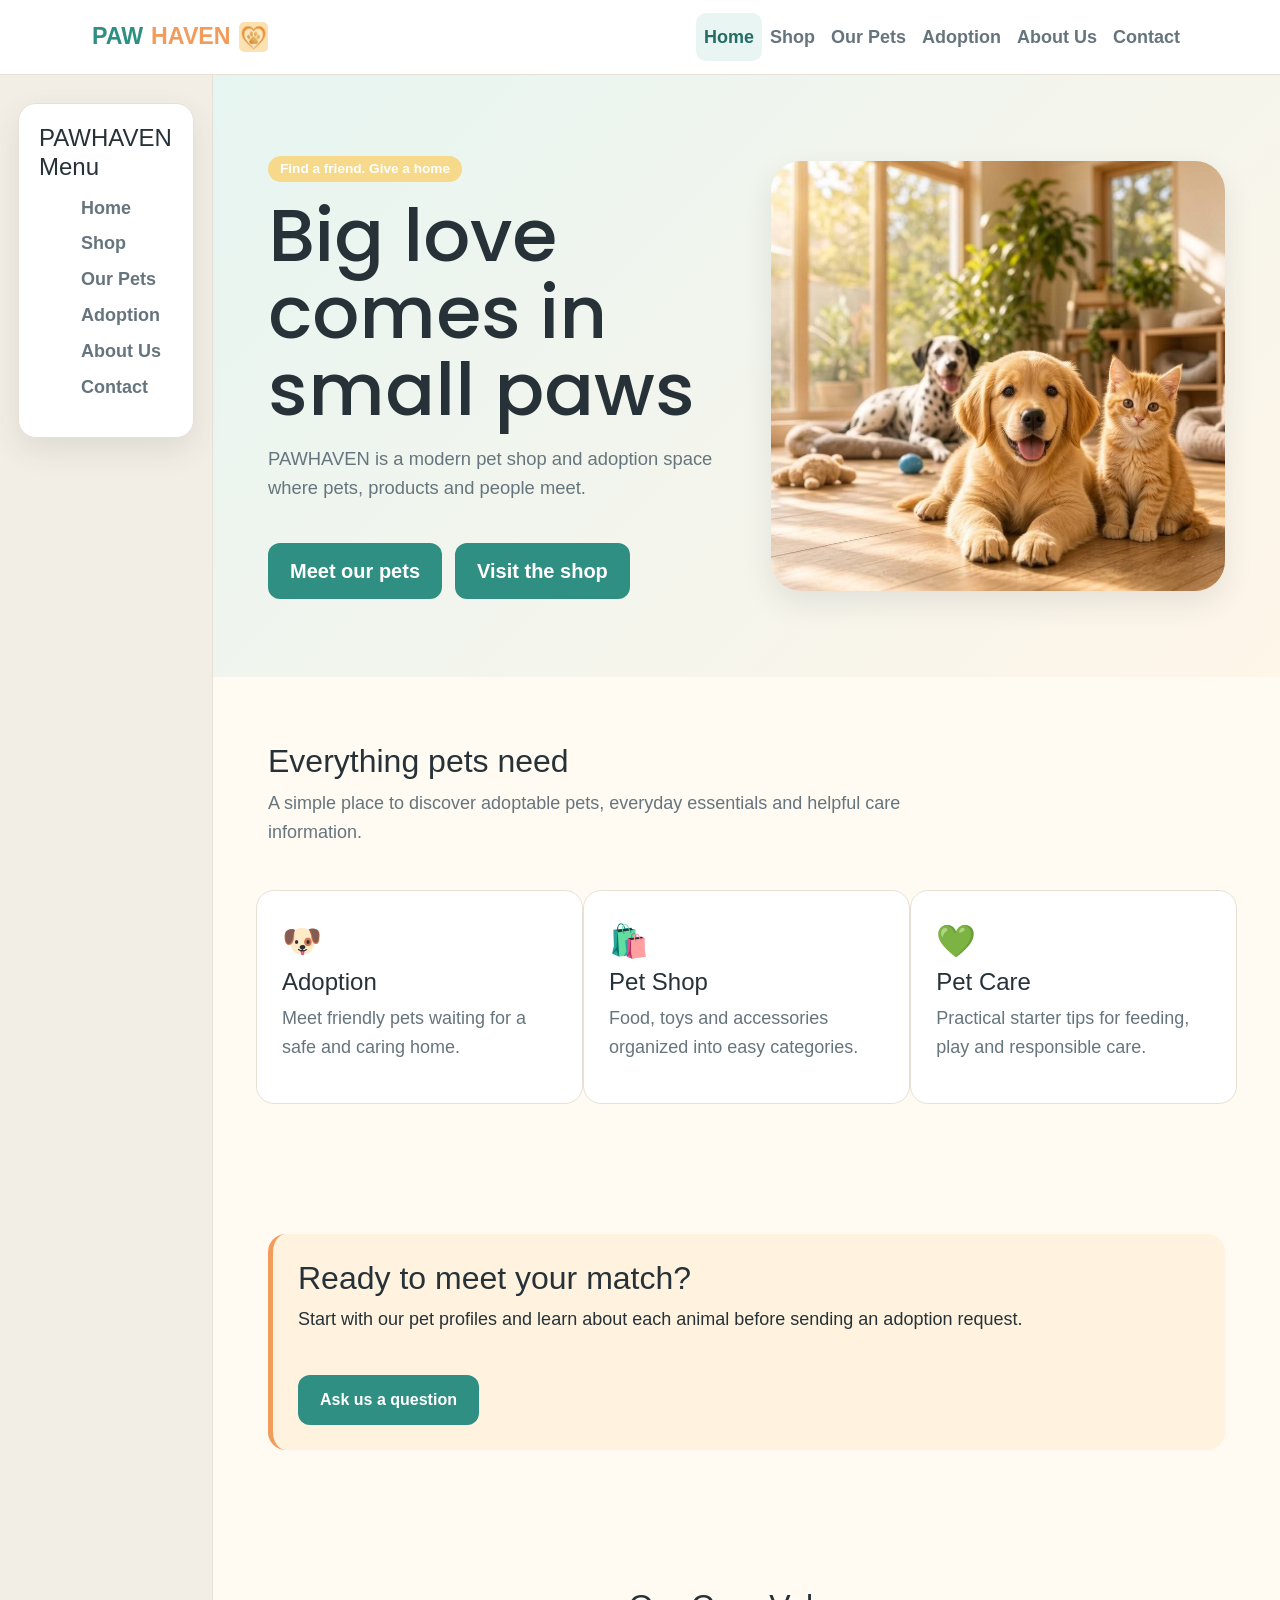
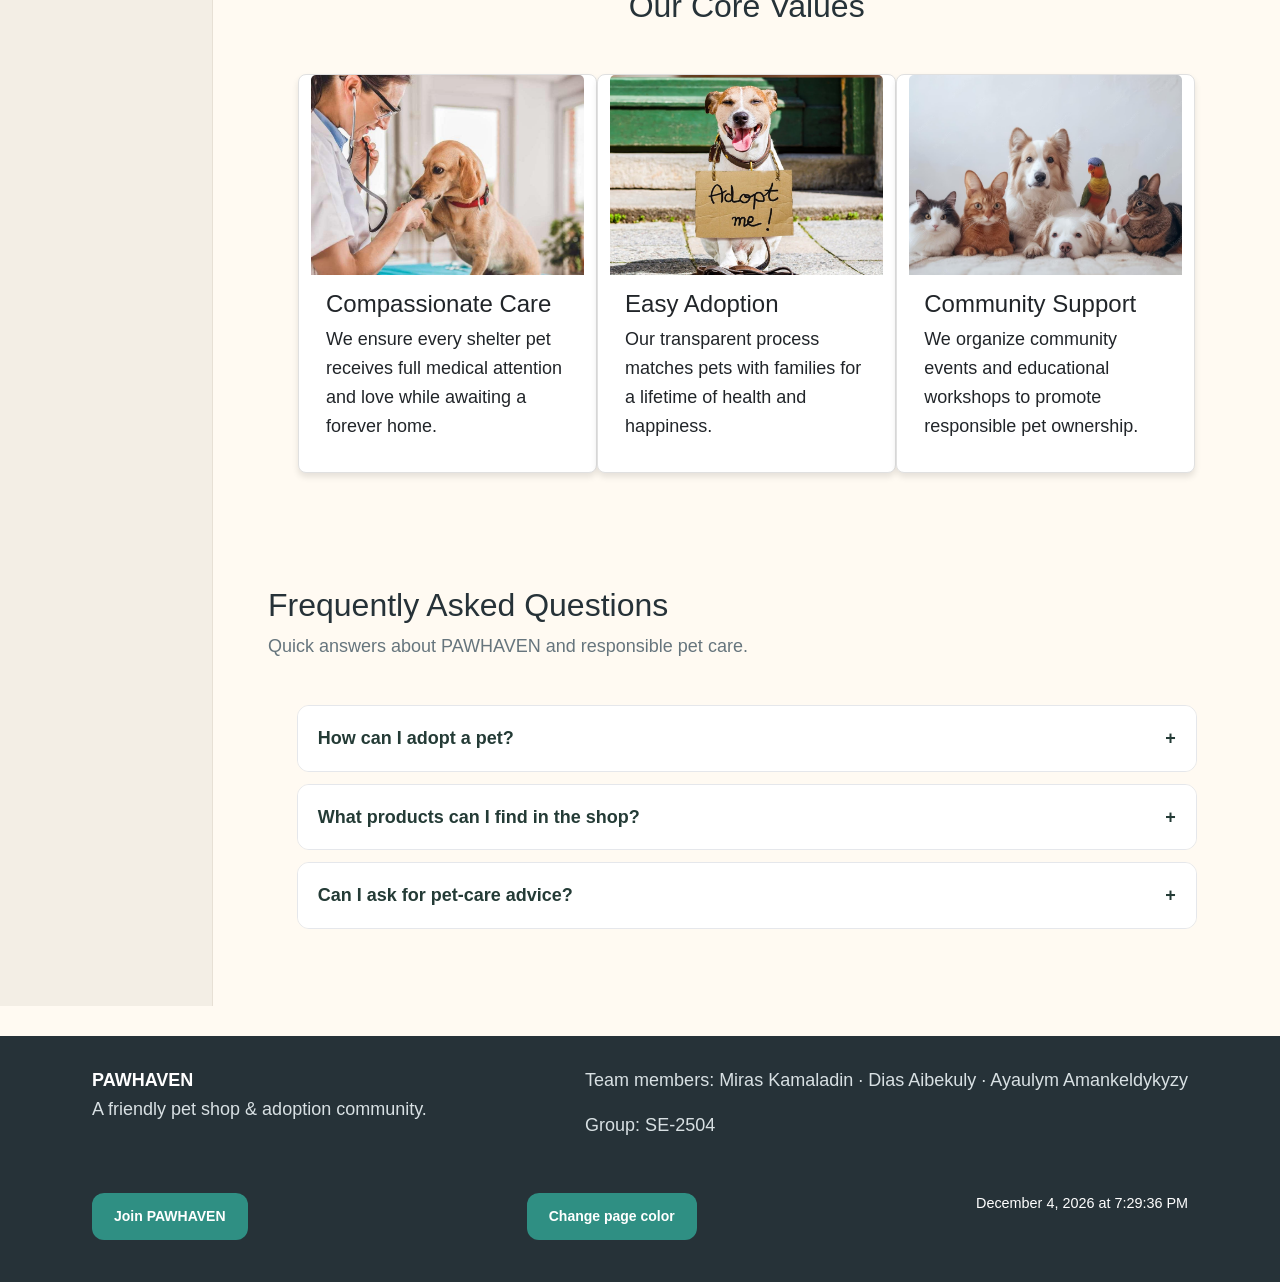
<file: index.html>
<!DOCTYPE html>

<html lang="en">
<head>
<!-- PAWHAVEN Team: Miras Kamaladin, Ayaulym Amankeldykyzy, Dias Aibekuly -->
<meta charset="utf-8"/>
<meta content="width=device-width, initial-scale=1.0" name="viewport"/>
<title>PAWHAVEN | Home</title>
<link href="https://cdn.jsdelivr.net/npm/bootstrap@5.3.3/dist/css/bootstrap.min.css" rel="stylesheet">
<link href="css/style.css" rel="stylesheet"/>
<link href="https://fonts.googleapis.com" rel="preconnect"/>
<link crossorigin="" href="https://fonts.gstatic.com" rel="preconnect"/>
<link href="https://fonts.googleapis.com/css2?family=Poppins:wght@400;500;600;700&amp;display=swap" rel="stylesheet"/>
<link href="https://fonts.googleapis.com/css2?family=Montserrat:ital,wght@0,100..900;1,100..900&amp;family=Poppins:ital,wght@0,100;0,200;0,300;0,400;0,500;0,600;0,700;0,800;0,900;1,100;1,200;1,300;1,400;1,500;1,600;1,700;1,800;1,900&amp;display=swap" rel="stylesheet"/>
</head>

<body>

<div class="site-layout">

    <header class="site-header">
        <nav class="navbar navbar-expand-lg bg-white navbar-light">
            <div class="container">
                <a class="navbar-brand logo" href="index.html">
                    PAW<span>HAVEN</span>
                    <img class="logo-img img-fluid" src="images/logo.png" alt="PAWHAVEN logo" width="40" height="40">
                </a>
                <button class="navbar-toggler" type="button" data-bs-toggle="collapse" data-bs-target="#mainNavbar"
                        aria-controls="mainNavbar" aria-expanded="false" aria-label="Toggle navigation">
                    <span class="navbar-toggler-icon"></span>
                </button>
                <div class="collapse navbar-collapse" id="mainNavbar">
                    <ul class="navbar-nav ms-auto mb-2 mb-lg-0">
                        <li class="nav-item"><a class="nav-link active" href="index.html">Home</a></li>
                        <li class="nav-item"><a class="nav-link " href="shop.html">Shop</a></li>
                        <li class="nav-item"><a class="nav-link " href="pets.html">Our Pets</a></li>
                        <li class="nav-item"><a class="nav-link " href="adoption.html">Adoption</a></li>
                        <li class="nav-item"><a class="nav-link " href="about.html">About Us</a></li>
                        <li class="nav-item"><a class="nav-link " href="contact.html">Contact</a></li>
                    </ul>
                </div>
            </div>
        </nav>
    </header>

    <div class="row g-0">

    <aside class="sidebar col-12 col-lg-3 col-xl-2">
        <div class="sidebar-box">
            <h3>PAWHAVEN Menu</h3>

            <ul class="sidebar-links">
                <li><a href="index.html">Home</a></li>
                <li><a href="shop.html">Shop</a></li>
                <li><a href="pets.html">Our Pets</a></li>
                <li><a href="adoption.html">Adoption</a></li>
                <li><a href="about.html">About Us</a></li>
                <li><a href="contact.html">Contact</a></li>
            </ul>
        </div>
    </aside>

    <main class="col-12 col-lg-9 col-xl-10">

        <section class="hero">
            <div class="container"><div class="row align-items-center g-5">

                <div class="hero-content col-12 col-lg-6">
                    <span class="badge">
                        Find a friend. Give a home
                    </span>

                    <h1 class="hero-title">
                        Big love comes in small paws
                    </h1>

                    <p>
                        PAWHAVEN is a modern pet shop and adoption space
                        where pets, products and people meet.
                    </p>

                    <div class="hero-buttons">
                        <a class="btn btn-primary btn-lg" href="pets.html">
                            Meet our pets
                        </a>

                        <a class="btn btn-warning btn-lg ms-lg-2" href="shop.html">
                            Visit the shop
                        </a>
                    </div>
                </div>

                <div class="hero-image col-12 col-lg-6">
                    <img alt="Happy dog illustration" class="hero-img img-fluid" src="images/hero.jpg"/>
                </div>

            </div>
            </div>
        </section>


        <section class="section">
            <div class="container">

                <div class="section-head">
                    <div>
                        <h2>
                            Everything pets need
                        </h2>

                        <p class="section-intro">
                            A simple place to discover adoptable pets,
                            everyday essentials and helpful care information.
                        </p>
                    </div>
                </div>

                <div class="row g-4">

                    <article class="icon-card col-12 col-md-6 col-lg-4">
                        <div class="icon">
                            🐶
                        </div>

                        <h3>
                            Adoption
                        </h3>

                        <p class="muted">
                            Meet friendly pets waiting for a safe
                            and caring home.
                        </p>
                    </article>

                    <article class="icon-card col-12 col-md-6 col-lg-4">
                        <div class="icon">
                            🛍️
                        </div>

                        <h3>
                            Pet Shop
                        </h3>

                        <p class="muted">
                            Food, toys and accessories organized
                            into easy categories.
                        </p>
                    </article>

                    <article class="icon-card col-12 col-md-6 col-lg-4">
                        <div class="icon">
                            💚
                        </div>

                        <h3>
                            Pet Care
                        </h3>

                        <p class="muted">
                            Practical starter tips for feeding,
                            play and responsible care.
                        </p>
                    </article>

                </div>
            </div>
        </section>

        <section class="section">
            <div class="container">

                <div class="callout">
                    <h2>
                        Ready to meet your match?
                    </h2>

                    <p>
                        Start with our pet profiles and learn about
                        each animal before sending an adoption request.
                    </p>

                    <a class="btn btn-primary" href="contact.html">
                        Ask us a question
                    </a>
                </div>

            </div>
        </section>
        <section class="section py-5">
            <h2 class="text-center my-4">Our Core Values</h2>

            <div class="container row g-4 mx-auto justify-content-center">
                <div class="pure-card card h-100 col-12 col-md-6 col-lg-4">
                    <img class="card-img-top img-fluid" src="images/ajnj1.jpg" alt="Pet Care">
                    <div class="pure-card-body card-body">
                        <h3>Compassionate Care</h3>
                        <p>We ensure every shelter pet receives full medical attention and love while awaiting a forever home.</p>
                    </div>
                </div>

                <div class="pure-card card h-100 col-12 col-md-6 col-lg-4">
                    <img class="card-img-top img-fluid" src="images/ajnj2.jpg" alt="Adoption">
                    <div class="pure-card-body card-body">
                        <h3>Easy Adoption</h3>
                        <p>Our transparent process matches pets with families for a lifetime of health and happiness.</p>
                    </div>
                </div>

                <div class="pure-card card h-100 col-12 col-md-6 col-lg-4">
                    <img class="card-img-top img-fluid" src="images/ajnj3.jpg" alt="Community">
                    <div class="pure-card-body card-body">
                        <h3>Community Support</h3>
                        <p>We organize community events and educational workshops to promote responsible pet ownership.</p>
                    </div>
                </div>
            </div>
        </section>


        <section class="section faq-section" id="faq">
          <div class="container">
            <div class="section-head"><div><h2>Frequently Asked Questions</h2><p class="section-intro">Quick answers about PAWHAVEN and responsible pet care.</p></div></div>
            <div class="faq-list">
              <div class="faq-item"><button class="faq-question" type="button" aria-expanded="false">How can I adopt a pet? <span>+</span></button><div class="faq-answer"><p><br>Visit our Adoption page, learn about the pets, then send us a message through the contact form.</p></div></div>
              <div class="faq-item"><button class="faq-question" type="button" aria-expanded="false">What products can I find in the shop? <span>+</span></button><div class="faq-answer"><p><br>Our shop introduces pet food, toys, collars and everyday accessories for your furry friends.</p></div></div>
              <div class="faq-item"><button class="faq-question" type="button" aria-expanded="false">Can I ask for pet-care advice? <span>+</span></button><div class="faq-answer"><p><br>Yes. Use the Contact page and choose “General question” to send your question to our team.</p></div></div>
            </div>
          </div>
        </section>

    </main>

    </div>

    <footer class="site-footer">
        <div class="container footer-grid">

            <div>
                <strong>
                    PAWHAVEN
                </strong>

                <p>
                    A friendly pet shop & adoption community.
                </p>
            </div>

            <div>
                <p>
                    Team members:
                    Miras Kamaladin ·
                    Dias Aibekuly ·
                    Ayaulym Amankeldykyzy
                </p>

                <p>
                    Group: SE-2504
                </p>
            </div>

        </div>
        <div class="js-tools container">
          <div class="js-tool-row">
            <button class="btn btn-outline-light btn-sm" id="open-signup" type="button">Join PAWHAVEN</button>
            <button class="btn btn-outline-light btn-sm" id="change-bg" type="button">Change page color</button>
            <span class="live-clock" id="live-clock" aria-live="polite">Loading date and time…</span>
          </div>
        </div>
    </footer>

</div>

    <script src="https://cdn.jsdelivr.net/npm/bootstrap@5.3.3/dist/js/bootstrap.bundle.min.js"></script>

    <div class="signup-overlay" id="signup-overlay" aria-hidden="true">
      <section class="signup-modal" role="dialog" aria-modal="true" aria-labelledby="signup-title">
        <button class="modal-close" id="close-signup" type="button" aria-label="Close form">×</button>
        <h2 id="signup-title">Join the PAWHAVEN community</h2>
        <p>Create a demo account to receive pet-care updates.</p>
        <form id="signup-form" novalidate>
          <label for="signup-name">Your name</label><input class="form-control" id="signup-name" name="name" required minlength="2" placeholder="Your name">
          <label for="signup-email">Email</label><input class="form-control" id="signup-email" name="email" type="email" required placeholder="you@example.com">
          <label for="signup-password">Password</label><input class="form-control" id="signup-password" name="password" type="password" required minlength="8" placeholder="At least 8 characters">
          <label for="signup-confirm">Confirm password</label><input class="form-control" id="signup-confirm" name="confirm" type="password" required minlength="8" placeholder="Repeat password">
          <p class="form-feedback" id="signup-feedback" role="status"></p>
          <button class="btn btn-primary w-100 mt-2" type="submit">Create account</button>
        </form>
      </section>
    </div>

    <script src="js/main.js"></script>
</body>
</html>
</file>
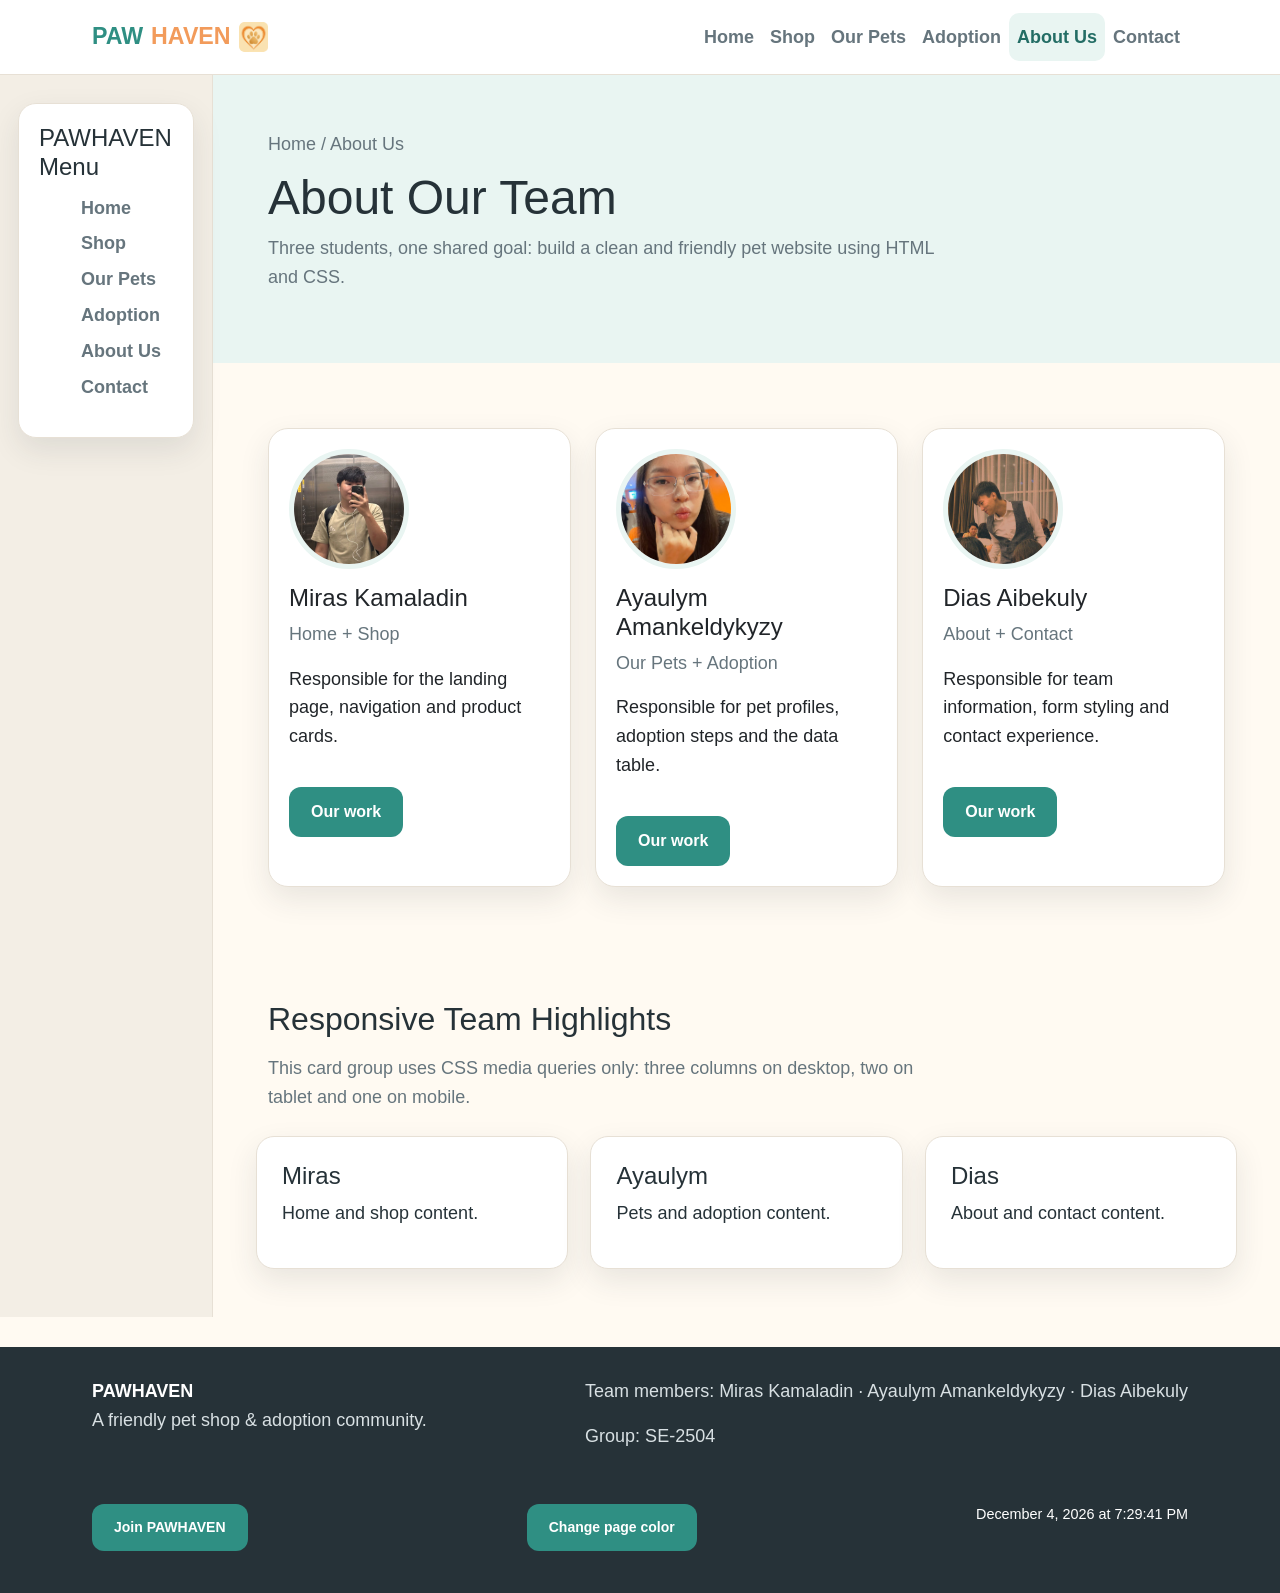
<file: about.html>
<!DOCTYPE html>
<html lang="en">
<head>
    <!-- PAWHAVEN Team: Miras Kamaladin, Ayaulym Amankeldykyzy, Dias Aibekuly -->
    <meta charset="utf-8">
    <meta content="width=device-width, initial-scale=1.0" name="viewport">
    <title>PAWHAVEN | About Our Team</title>

        <link href="https://cdn.jsdelivr.net/npm/bootstrap@5.3.3/dist/css/bootstrap.min.css" rel="stylesheet">
    <link href="css/style.css" rel="stylesheet">
    <link href="https://fonts.googleapis.com" rel="preconnect">
    <link crossorigin="" href="https://fonts.gstatic.com" rel="preconnect">
    <link href="https://fonts.googleapis.com/css2?family=Poppins:wght@400;500;600;700&display=swap" rel="stylesheet">
    <link href="https://fonts.googleapis.com/css2?family=Montserrat:ital,wght@0,100..900;1,100..900&family=Poppins:ital,wght@0,100;0,200;0,300;0,400;0,500;0,600;0,700;0,800;0,900;1,100;1,200;1,300;1,400;1,500;1,600;1,700;1,800;1,900&display=swap" rel="stylesheet">
</head>

<body>
    <div class="site-layout">

        <header class="site-header">
        <nav class="navbar navbar-expand-lg bg-white navbar-light">
            <div class="container">
                <a class="navbar-brand logo" href="index.html">
                    PAW<span>HAVEN</span>
                    <img class="logo-img img-fluid" src="images/logo.png" alt="PAWHAVEN logo" width="40" height="40">
                </a>
                <button class="navbar-toggler" type="button" data-bs-toggle="collapse" data-bs-target="#mainNavbar"
                        aria-controls="mainNavbar" aria-expanded="false" aria-label="Toggle navigation">
                    <span class="navbar-toggler-icon"></span>
                </button>
                <div class="collapse navbar-collapse" id="mainNavbar">
                    <ul class="navbar-nav ms-auto mb-2 mb-lg-0">
                        <li class="nav-item"><a class="nav-link " href="index.html">Home</a></li>
                        <li class="nav-item"><a class="nav-link " href="shop.html">Shop</a></li>
                        <li class="nav-item"><a class="nav-link " href="pets.html">Our Pets</a></li>
                        <li class="nav-item"><a class="nav-link " href="adoption.html">Adoption</a></li>
                        <li class="nav-item"><a class="nav-link active" href="about.html">About Us</a></li>
                        <li class="nav-item"><a class="nav-link " href="contact.html">Contact</a></li>
                    </ul>
                </div>
            </div>
        </nav>
    </header>

    <div class="row g-0">

        <aside class="sidebar col-12 col-lg-3 col-xl-2">
            <div class="sidebar-box">
                <h3>PAWHAVEN Menu</h3>

                <ul class="sidebar-links">
                    <li><a href="index.html">Home</a></li>
                    <li><a href="shop.html">Shop</a></li>
                    <li><a href="pets.html">Our Pets</a></li>
                    <li><a href="adoption.html">Adoption</a></li>
                    <li><a href="about.html">About Us</a></li>
                    <li><a href="contact.html">Contact</a></li>
                </ul>
            </div>
        </aside>

        <main class="col-12 col-lg-9 col-xl-10">
            <section class="page-hero">
                <div class="container">
                    <p class="breadcrumb">Home / About Us</p>
                    <h1>About Our Team</h1>
                    <p class="section-intro">Three students, one shared goal: build a clean and friendly pet website using HTML and CSS.</p>
                </div>
            </section>

            <section class="section">
                <div class="container">
                    <div class="row g-4">

                        <article class="col-sm-12 col-md-6 col-lg-4"><div class="card h-100">
                            <div class="card-body">
                                <img alt="Student 1 profile illustration" class="profile-img img-fluid" src="images/person1.jpg">
                                <h3>Miras Kamaladin</h3>
                                <p class="muted">Home + Shop</p>
                                <p>Responsible for the landing page, navigation and product cards.</p>
                                <a class="btn btn-outline-primary" href="contact.html">Our work</a>
                            </div>
                        </article>

                        <article class="col-sm-12 col-md-6 col-lg-4"><div class="card h-100">
                            <div class="card-body">
                                <img alt="Student 2 profile illustration" class="profile-img img-fluid" src="images/person3.jpg">
                                <h3>Ayaulym Amankeldykyzy</h3>
                                <p class="muted">Our Pets + Adoption</p>
                                <p>Responsible for pet profiles, adoption steps and the data table.</p>
                                <a class="btn btn-outline-primary" href="contact.html">Our work</a>
                            </div>
                        </article>

                        <article class="col-sm-12 col-md-6 col-lg-4"><div class="card h-100">
                            <div class="card-body">
                                <img alt="Student 3 profile illustration" class="profile-img img-fluid" src="images/person2.jpg">
                                <h3>Dias Aibekuly</h3>
                                <p class="muted">About + Contact</p>
                                <p>Responsible for team information, form styling and contact experience.</p>
                                <a class="btn btn-outline-primary" href="contact.html">Our work</a>
                            </div>
                        </article>

                    </div>
                </div>
            </section>

            <section class="section py-5">
                <div class="container">
                    <h2 class="mb-3">Responsive Team Highlights</h2>
                    <p class="section-intro mb-4">This card group uses CSS media queries only: three columns on desktop, two on tablet and one on mobile.</p>
                    <div class="responsive-card-group row g-4">
                        <article class="responsive-card col-12 col-md-6 col-lg-4">
                            <h3>Miras</h3>
                            <p>Home and shop content.</p>
                        </article>
                        <article class="responsive-card col-12 col-md-6 col-lg-4">
                            <h3>Ayaulym</h3>
                            <p>Pets and adoption content.</p>
                        </article>
                        <article class="responsive-card col-12 col-md-6 col-lg-4">
                            <h3>Dias</h3>
                            <p>About and contact content.</p>
                        </article>
                    </div>
                </div>
            </section>
        </main>

    </div>

        <footer class="site-footer">
            <div class="container footer-grid">
                <div>
                    <strong>PAWHAVEN</strong>
                    <p>A friendly pet shop & adoption community.</p>
                </div>

                <div>
                    <p>Team members: Miras Kamaladin · Ayaulym Amankeldykyzy · Dias Aibekuly</p>
                    <p>Group: SE-2504</p>
                </div>
            </div>
            <div class="js-tools container">
          <div class="js-tool-row">
            <button class="btn btn-outline-light btn-sm" id="open-signup" type="button">Join PAWHAVEN</button>
            <button class="btn btn-outline-light btn-sm" id="change-bg" type="button">Change page color</button>
            <span class="live-clock" id="live-clock" aria-live="polite">Loading date and time…</span>
          </div>
        </div>
    </footer>

    </div>
    <script src="https://cdn.jsdelivr.net/npm/bootstrap@5.3.3/dist/js/bootstrap.bundle.min.js"></script>

    <div class="signup-overlay" id="signup-overlay" aria-hidden="true">
      <section class="signup-modal" role="dialog" aria-modal="true" aria-labelledby="signup-title">
        <button class="modal-close" id="close-signup" type="button" aria-label="Close form">×</button>
        <h2 id="signup-title">Join the PAWHAVEN community</h2>
        <p>Create a demo account to receive pet-care updates.</p>
        <form id="signup-form" novalidate>
          <label for="signup-name">Your name</label><input class="form-control" id="signup-name" name="name" required minlength="2" placeholder="Your name">
          <label for="signup-email">Email</label><input class="form-control" id="signup-email" name="email" type="email" required placeholder="you@example.com">
          <label for="signup-password">Password</label><input class="form-control" id="signup-password" name="password" type="password" required minlength="8" placeholder="At least 8 characters">
          <label for="signup-confirm">Confirm password</label><input class="form-control" id="signup-confirm" name="confirm" type="password" required minlength="8" placeholder="Repeat password">
          <p class="form-feedback" id="signup-feedback" role="status"></p>
          <button class="btn btn-primary w-100 mt-2" type="submit">Create account</button>
        </form>
      </section>
    </div>

    <script src="js/main.js"></script>
</body>
</html>
</file>
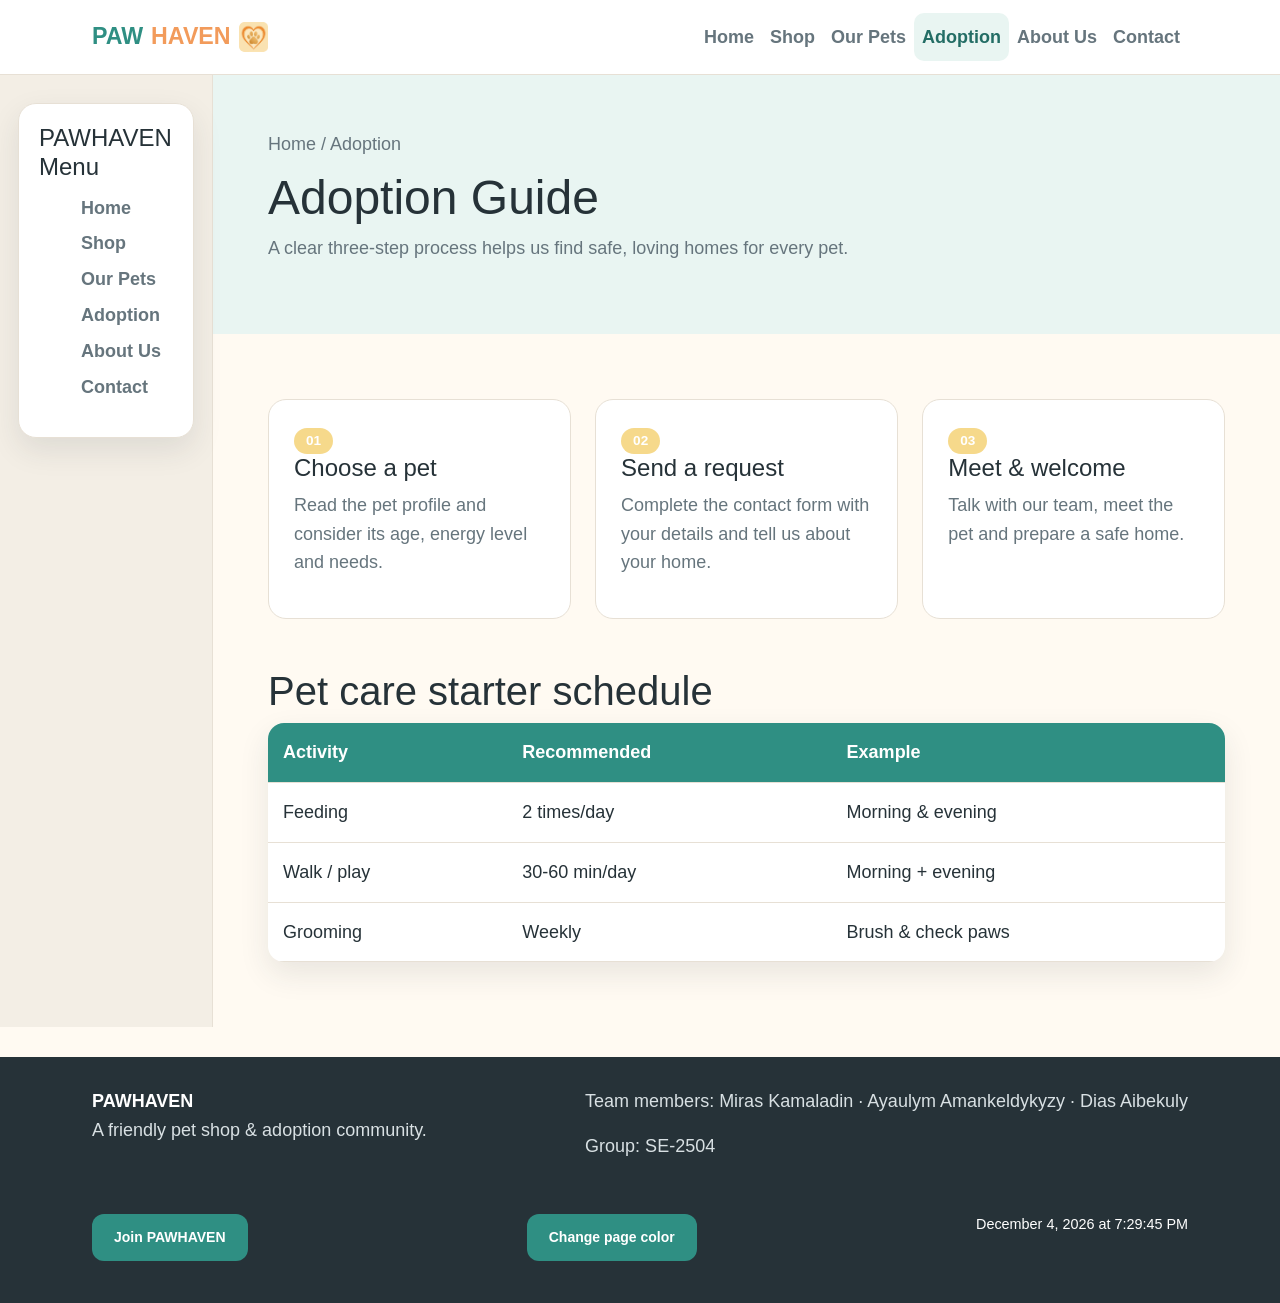
<file: adoption.html>
<!DOCTYPE html>

<html lang="en">
<head>
<!-- PAWHAVEN Team: Miras Kamaladin, Ayaulym Amankeldykyzy, Dias Aibekuly -->
<meta charset="utf-8"/>
<meta content="width=device-width, initial-scale=1.0" name="viewport"/>
<title>PAWHAVEN | Adoption Guide</title>
<link href="https://cdn.jsdelivr.net/npm/bootstrap@5.3.3/dist/css/bootstrap.min.css" rel="stylesheet">
<link href="css/style.css" rel="stylesheet"/>
<link href="https://fonts.googleapis.com" rel="preconnect"/>
<link crossorigin="" href="https://fonts.gstatic.com" rel="preconnect"/>
<link href="https://fonts.googleapis.com/css2?family=Poppins:wght@400;500;600;700&amp;display=swap" rel="stylesheet"/>
<link href="https://fonts.googleapis.com/css2?family=Montserrat:ital,wght@0,100..900;1,100..900&amp;family=Poppins:ital,wght@0,100;0,200;0,300;0,400;0,500;0,600;0,700;0,800;0,900;1,100;1,200;1,300;1,400;1,500;1,600;1,700;1,800;1,900&amp;display=swap" rel="stylesheet"/>
</head>

<body>

<div class="site-layout">

    <header class="site-header">
        <nav class="navbar navbar-expand-lg bg-white navbar-light">
            <div class="container">
                <a class="navbar-brand logo" href="index.html">
                    PAW<span>HAVEN</span>
                    <img class="logo-img img-fluid" src="images/logo.png" alt="PAWHAVEN logo" width="40" height="40">
                </a>
                <button class="navbar-toggler" type="button" data-bs-toggle="collapse" data-bs-target="#mainNavbar"
                        aria-controls="mainNavbar" aria-expanded="false" aria-label="Toggle navigation">
                    <span class="navbar-toggler-icon"></span>
                </button>
                <div class="collapse navbar-collapse" id="mainNavbar">
                    <ul class="navbar-nav ms-auto mb-2 mb-lg-0">
                        <li class="nav-item"><a class="nav-link " href="index.html">Home</a></li>
                        <li class="nav-item"><a class="nav-link " href="shop.html">Shop</a></li>
                        <li class="nav-item"><a class="nav-link " href="pets.html">Our Pets</a></li>
                        <li class="nav-item"><a class="nav-link active" href="adoption.html">Adoption</a></li>
                        <li class="nav-item"><a class="nav-link " href="about.html">About Us</a></li>
                        <li class="nav-item"><a class="nav-link " href="contact.html">Contact</a></li>
                    </ul>
                </div>
            </div>
        </nav>
    </header>

    <div class="row g-0">

    <aside class="sidebar col-12 col-lg-3 col-xl-2">
        <div class="sidebar-box">
            <h3>PAWHAVEN Menu</h3>

            <ul class="sidebar-links">
                <li><a href="index.html">Home</a></li>
                <li><a href="shop.html">Shop</a></li>
                <li><a href="pets.html">Our Pets</a></li>
                <li><a href="adoption.html">Adoption</a></li>
                <li><a href="about.html">About Us</a></li>
                <li><a href="contact.html">Contact</a></li>
            </ul>
        </div>
    </aside>

    <main class="col-12 col-lg-9 col-xl-10">

        <section class="page-hero">
            <div class="container">
                <p class="breadcrumb">Home / Adoption</p>
                <h1>Adoption Guide</h1>
                <p class="section-intro">A clear three-step process helps us find safe, loving homes for every pet.</p>
            </div>
        </section>

        <section class="section">
            <div class="container">

                <div class="row g-4">

                    <article class="col-sm-12 col-md-6 col-lg-4"><div class="icon-card h-100">
                        <span class="badge">01</span>
                        <h3>Choose a pet</h3>
                        <p class="muted">Read the pet profile and consider its age, energy level and needs.</p>
                    </div></article>

                    <article class="col-sm-12 col-md-6 col-lg-4"><div class="icon-card h-100">
                        <span class="badge">02</span>
                        <h3>Send a request</h3>
                        <p class="muted">Complete the contact form with your details and tell us about your home.</p>
                    </div></article>

                    <article class="col-sm-12 col-md-6 col-lg-4"><div class="icon-card h-100">
                        <span class="badge">03</span>
                        <h3>Meet & welcome</h3>
                        <p class="muted">Talk with our team, meet the pet and prepare a safe home.</p>
                    </div></article>

                </div>

                <div class="care-schedule mt-5">
                    <h1>Pet care starter schedule</h1>

                    <table>
                        <tr>
                            <th>Activity</th>
                            <th>Recommended</th>
                            <th>Example</th>
                        </tr>

                        <tr>
                            <td>Feeding</td>
                            <td>2 times/day</td>
                            <td>Morning & evening</td>
                        </tr>

                        <tr>
                            <td>Walk / play</td>
                            <td>30-60 min/day</td>
                            <td>Morning + evening</td>
                        </tr>

                        <tr>
                            <td>Grooming</td>
                            <td>Weekly</td>
                            <td>Brush & check paws</td>
                        </tr>
                    </table>
                </div>

            </div>
        </section>

    </main>

    </div>

    <footer class="site-footer">
        <div class="container footer-grid">

            <div>
                <strong>PAWHAVEN</strong>
                <p>A friendly pet shop & adoption community.</p>
            </div>

            <div>
                <p>Team members: Miras Kamaladin · Ayaulym Amankeldykyzy · Dias Aibekuly</p>
                <p>Group: SE-2504</p>
            </div>

        </div>
        <div class="js-tools container">
          <div class="js-tool-row">
            <button class="btn btn-outline-light btn-sm" id="open-signup" type="button">Join PAWHAVEN</button>
            <button class="btn btn-outline-light btn-sm" id="change-bg" type="button">Change page color</button>
            <span class="live-clock" id="live-clock" aria-live="polite">Loading date and time…</span>
          </div>
        </div>
    </footer>

</div>

    <script src="https://cdn.jsdelivr.net/npm/bootstrap@5.3.3/dist/js/bootstrap.bundle.min.js"></script>

    <div class="signup-overlay" id="signup-overlay" aria-hidden="true">
      <section class="signup-modal" role="dialog" aria-modal="true" aria-labelledby="signup-title">
        <button class="modal-close" id="close-signup" type="button" aria-label="Close form">×</button>
        <h2 id="signup-title">Join the PAWHAVEN community</h2>
        <p>Create a demo account to receive pet-care updates.</p>
        <form id="signup-form" novalidate>
          <label for="signup-name">Your name</label><input class="form-control" id="signup-name" name="name" required minlength="2" placeholder="Your name">
          <label for="signup-email">Email</label><input class="form-control" id="signup-email" name="email" type="email" required placeholder="you@example.com">
          <label for="signup-password">Password</label><input class="form-control" id="signup-password" name="password" type="password" required minlength="8" placeholder="At least 8 characters">
          <label for="signup-confirm">Confirm password</label><input class="form-control" id="signup-confirm" name="confirm" type="password" required minlength="8" placeholder="Repeat password">
          <p class="form-feedback" id="signup-feedback" role="status"></p>
          <button class="btn btn-primary w-100 mt-2" type="submit">Create account</button>
        </form>
      </section>
    </div>

    <script src="js/main.js"></script>
</body>
</html>
</file>
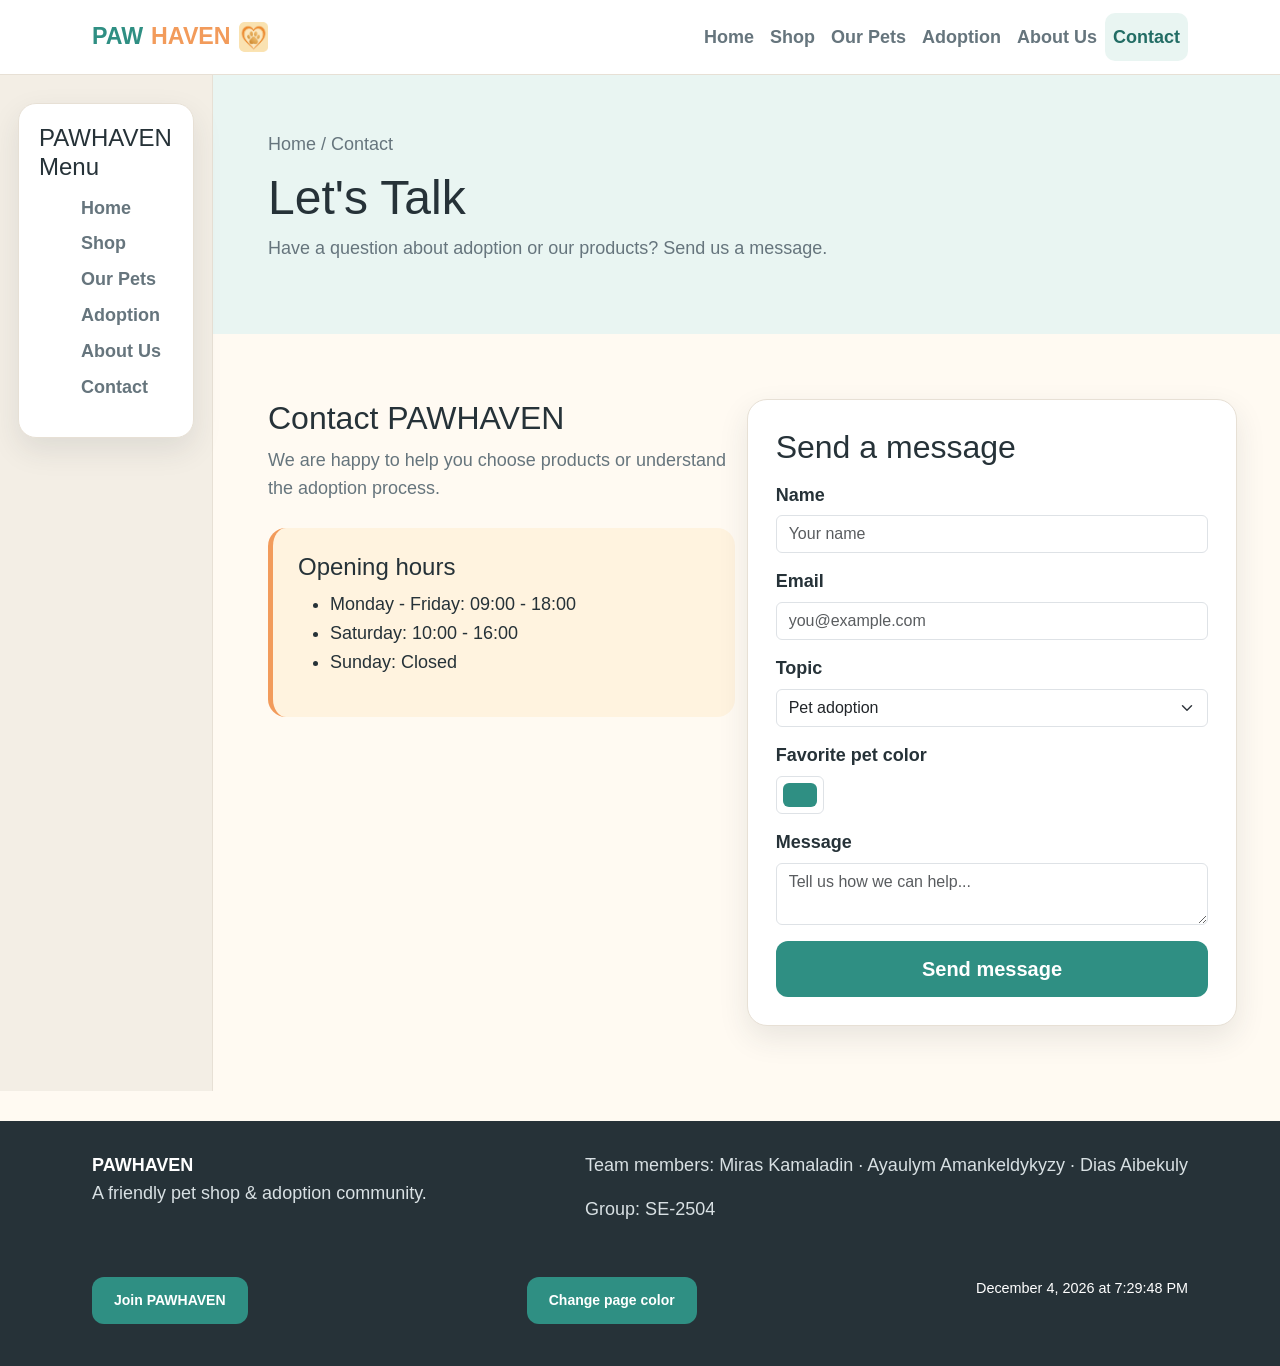
<file: contact.html>
<!DOCTYPE html>

<html lang="en">
<head>
<!-- PAWHAVEN Team: Miras Kamaladin, Ayaulym Amankeldykyzy, Dias Aibekuly -->
<meta charset="utf-8"/>
<meta content="width=device-width, initial-scale=1.0" name="viewport"/>
<title>PAWHAVEN | Contact</title>
<link href="https://cdn.jsdelivr.net/npm/bootstrap@5.3.3/dist/css/bootstrap.min.css" rel="stylesheet">
<link href="css/style.css" rel="stylesheet"/>
<link href="https://fonts.googleapis.com" rel="preconnect"/>
<link crossorigin="" href="https://fonts.gstatic.com" rel="preconnect"/>
<link href="https://fonts.googleapis.com/css2?family=Montserrat:ital,wght@0,100..900;1,100..900&amp;family=Poppins:ital,wght@0,100..900;1,100..900&amp;display=swap" rel="stylesheet"/>
</head>

<body>

<div class="site-layout">

    <header class="site-header">
        <nav class="navbar navbar-expand-lg bg-white navbar-light">
            <div class="container">
                <a class="navbar-brand logo" href="index.html">
                    PAW<span>HAVEN</span>
                    <img class="logo-img img-fluid" src="images/logo.png" alt="PAWHAVEN logo" width="40" height="40">
                </a>
                <button class="navbar-toggler" type="button" data-bs-toggle="collapse" data-bs-target="#mainNavbar"
                        aria-controls="mainNavbar" aria-expanded="false" aria-label="Toggle navigation">
                    <span class="navbar-toggler-icon"></span>
                </button>
                <div class="collapse navbar-collapse" id="mainNavbar">
                    <ul class="navbar-nav ms-auto mb-2 mb-lg-0">
                        <li class="nav-item"><a class="nav-link " href="index.html">Home</a></li>
                        <li class="nav-item"><a class="nav-link " href="shop.html">Shop</a></li>
                        <li class="nav-item"><a class="nav-link " href="pets.html">Our Pets</a></li>
                        <li class="nav-item"><a class="nav-link " href="adoption.html">Adoption</a></li>
                        <li class="nav-item"><a class="nav-link " href="about.html">About Us</a></li>
                        <li class="nav-item"><a class="nav-link active" href="contact.html">Contact</a></li>
                    </ul>
                </div>
            </div>
        </nav>
    </header>

    <div class="row g-0">

    <aside class="sidebar col-12 col-lg-3 col-xl-2">
        <div class="sidebar-box">
            <h3>PAWHAVEN Menu</h3>

            <ul class="sidebar-links">
                <li><a href="index.html">Home</a></li>
                <li><a href="shop.html">Shop</a></li>
                <li><a href="pets.html">Our Pets</a></li>
                <li><a href="adoption.html">Adoption</a></li>
                <li><a href="about.html">About Us</a></li>
                <li><a href="contact.html">Contact</a></li>
            </ul>
        </div>
    </aside>

    <main class="col-12 col-lg-9 col-xl-10">

        <section class="page-hero">
            <div class="container">
                <p class="breadcrumb">Home / Contact</p>
                <h1>Let's Talk</h1>
                <p class="section-intro">Have a question about adoption or our products? Send us a message.</p>
            </div>
        </section>

        <section class="section">
            <div class="container"><div class="row g-4 align-items-start">

                <div class="col-lg-6">
                    <h2>Contact PAWHAVEN</h2>
                    <p class="muted">We are happy to help you choose products or understand the adoption process.</p>

                    <div class="callout contact-hours">
                        <h3>Opening hours</h3>

                        <ul>
                            <li>Monday - Friday: 09:00 - 18:00</li>
                            <li>Saturday: 10:00 - 16:00</li>
                            <li>Sunday: Closed</li>
                        </ul>
                    </div>
                </div>

                <form class="form-card col-lg-6" id="contact-form">
                    <h2>Send a message</h2>

                    <label for="name">Name</label>
                    <input class="form-control" id="name" placeholder="Your name" required="" type="text"/>

                    <label for="email">Email</label>
                    <input class="form-control" id="email" placeholder="you@example.com" required="" type="email"/>

                    <label for="topic">Topic</label>
                    <select class="form-select" id="topic">
                        <option>Pet adoption</option>
                        <option>Pet products</option>
                        <option>General question</option>
                    </select>

                    <label for="color">Favorite pet color</label>
                    <input class="form-control form-control-color" id="color" type="color" value="#2f8f83"/>

                    <label for="message">Message</label>
                    <textarea class="form-control" id="message" placeholder="Tell us how we can help..." required=""></textarea>

                    <button class="btn btn-primary btn-lg w-100 mt-3" type="submit">Send message</button>
                </form>
            </div></div>
        </section>

    </main>

    </div>

    <footer class="site-footer">
        <div class="container footer-grid">

            <div>
                <strong>PAWHAVEN</strong>
                <p>A friendly pet shop & adoption community.</p>
            </div>

            <div>
                <p>Team members: Miras Kamaladin · Ayaulym Amankeldykyzy · Dias Aibekuly</p>
                <p>Group: SE-2504</p>
            </div>

        </div>
        <div class="js-tools container">
          <div class="js-tool-row">
            <button class="btn btn-outline-light btn-sm" id="open-signup" type="button">Join PAWHAVEN</button>
            <button class="btn btn-outline-light btn-sm" id="change-bg" type="button">Change page color</button>
            <span class="live-clock" id="live-clock" aria-live="polite">Loading date and time…</span>
          </div>
        </div>
    </footer>

</div>

    <script src="https://cdn.jsdelivr.net/npm/bootstrap@5.3.3/dist/js/bootstrap.bundle.min.js"></script>

    <div class="signup-overlay" id="signup-overlay" aria-hidden="true">
      <section class="signup-modal" role="dialog" aria-modal="true" aria-labelledby="signup-title">
        <button class="modal-close" id="close-signup" type="button" aria-label="Close form">×</button>
        <h2 id="signup-title">Join the PAWHAVEN community</h2>
        <p>Create a demo account to receive pet-care updates.</p>
        <form id="signup-form" novalidate>
          <label for="signup-name">Your name</label><input class="form-control" id="signup-name" name="name" required minlength="2" placeholder="Your name">
          <label for="signup-email">Email</label><input class="form-control" id="signup-email" name="email" type="email" required placeholder="you@example.com">
          <label for="signup-password">Password</label><input class="form-control" id="signup-password" name="password" type="password" required minlength="8" placeholder="At least 8 characters">
          <label for="signup-confirm">Confirm password</label><input class="form-control" id="signup-confirm" name="confirm" type="password" required minlength="8" placeholder="Repeat password">
          <p class="form-feedback" id="signup-feedback" role="status"></p>
          <button class="btn btn-primary w-100 mt-2" type="submit">Create account</button>
        </form>
      </section>
    </div>

    <script src="js/main.js"></script>
</body>
</html>
</file>
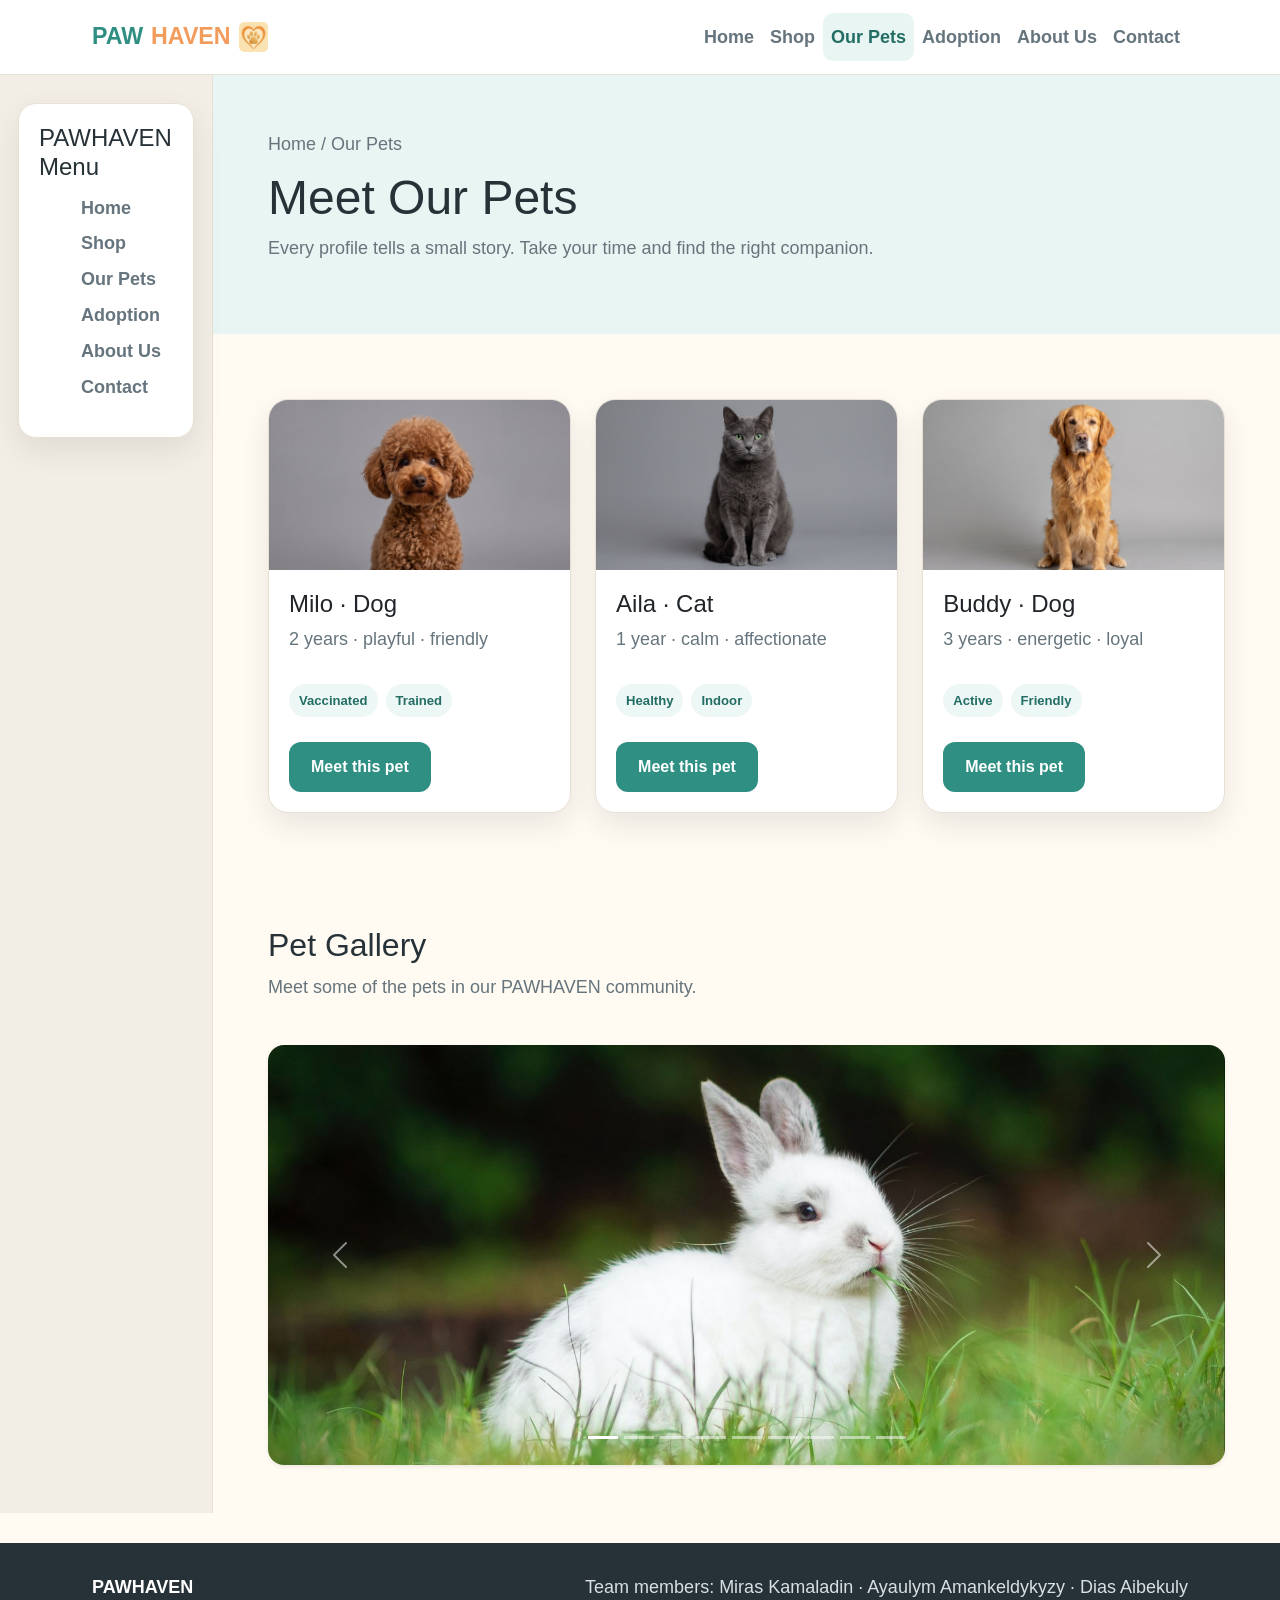
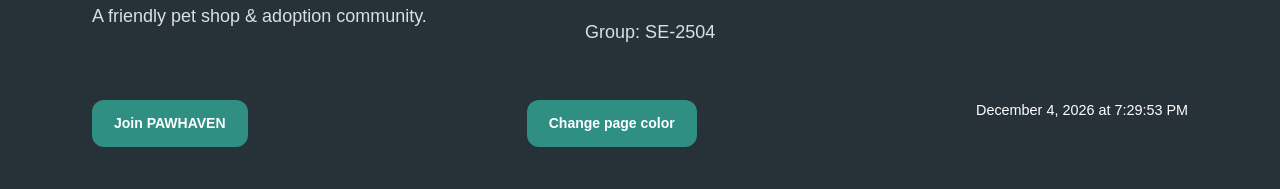
<file: pets.html>
<!DOCTYPE html>

<html lang="en">
<head>
<!-- PAWHAVEN Team: Miras Kamaladin, Ayaulym Amankeldykyzy, Dias Aibekuly -->
<meta charset="utf-8"/>
<meta content="width=device-width, initial-scale=1.0" name="viewport"/>
<title>PAWHAVEN | Meet Our Pets</title>
<link href="https://cdn.jsdelivr.net/npm/bootstrap@5.3.3/dist/css/bootstrap.min.css" rel="stylesheet">
<link href="css/style.css" rel="stylesheet"/>
<link href="https://fonts.googleapis.com" rel="preconnect"/>
<link crossorigin="" href="https://fonts.gstatic.com" rel="preconnect"/>
<link href="https://fonts.googleapis.com/css2?family=Poppins:wght@400;500;600;700&amp;display=swap" rel="stylesheet"/>
<link href="https://fonts.googleapis.com/css2?family=Montserrat:ital,wght@0,100..900;1,100..900&amp;family=Poppins:ital,wght@0,100;0,200;0,300;0,400;0,500;0,600;0,700;0,800;0,900;1,100;1,200;1,300;1,400;1,500;1,600;1,700;1,800;1,900&amp;display=swap" rel="stylesheet"/>
</head>

<body>

<div class="site-layout">

    <header class="site-header">
        <nav class="navbar navbar-expand-lg bg-white navbar-light">
            <div class="container">
                <a class="navbar-brand logo" href="index.html">
                    PAW<span>HAVEN</span>
                    <img class="logo-img img-fluid" src="images/logo.png" alt="PAWHAVEN logo" width="40" height="40">
                </a>
                <button class="navbar-toggler" type="button" data-bs-toggle="collapse" data-bs-target="#mainNavbar"
                        aria-controls="mainNavbar" aria-expanded="false" aria-label="Toggle navigation">
                    <span class="navbar-toggler-icon"></span>
                </button>
                <div class="collapse navbar-collapse" id="mainNavbar">
                    <ul class="navbar-nav ms-auto mb-2 mb-lg-0">
                        <li class="nav-item"><a class="nav-link " href="index.html">Home</a></li>
                        <li class="nav-item"><a class="nav-link " href="shop.html">Shop</a></li>
                        <li class="nav-item"><a class="nav-link active" href="pets.html">Our Pets</a></li>
                        <li class="nav-item"><a class="nav-link " href="adoption.html">Adoption</a></li>
                        <li class="nav-item"><a class="nav-link " href="about.html">About Us</a></li>
                        <li class="nav-item"><a class="nav-link " href="contact.html">Contact</a></li>
                    </ul>
                </div>
            </div>
        </nav>
    </header>

    <div class="row g-0">

    <aside class="sidebar col-12 col-lg-3 col-xl-2">
        <div class="sidebar-box">
            <h3>PAWHAVEN Menu</h3>

            <ul class="sidebar-links">
                <li><a href="index.html">Home</a></li>
                <li><a href="shop.html">Shop</a></li>
                <li><a href="pets.html">Our Pets</a></li>
                <li><a href="adoption.html">Adoption</a></li>
                <li><a href="about.html">About Us</a></li>
                <li><a href="contact.html">Contact</a></li>
            </ul>
        </div>
    </aside>

    <main class="col-12 col-lg-9 col-xl-10">

        <section class="page-hero">
            <div class="container">
                <p class="breadcrumb">Home / Our Pets</p>
                <h1>Meet Our Pets</h1>
                <p class="section-intro">
                    Every profile tells a small story. Take your time and find the right companion.
                </p>
            </div>
        </section>

        <section class="section">
            <div class="container">

                <div class="row g-4">

                    <article class="col-sm-12 col-md-6 col-lg-4"><div class="card h-100">
                        <img class="img-fluid" alt="Milo the dog" src="images/dog.jpg"/>

                        <div class="card-body">
                            <h3>Milo · Dog</h3>
                            <p class="muted">
                                2 years · playful · friendly
                            </p>

                            <div class="pill-list">
                                <span class="pill">Vaccinated</span>
                                <span class="pill">Trained</span>
                            </div>

                            <a class="btn btn-primary" href="adoption.html">Meet this pet</a>
                        </div>
                    </div></article>

                    <article class="col-sm-12 col-md-6 col-lg-4"><div class="card h-100">
                        <img class="img-fluid" alt="Aila the cat" src="images/cat.jpg"/>

                        <div class="card-body">
                            <h3>Aila · Cat</h3>
                            <p class="muted">
                                1 year · calm · affectionate
                            </p>

                            <div class="pill-list">
                                <span class="pill">Healthy</span>
                                <span class="pill">Indoor</span>
                            </div>

                            <a class="btn btn-primary" href="adoption.html">Meet this pet</a>
                        </div>
                    </div></article>

                    <article class="col-sm-12 col-md-6 col-lg-4"><div class="card h-100">
                        <img class="img-fluid" alt="Buddy the dog" src="images/dog2.jpg"/>

                        <div class="card-body">
                            <h3>Buddy · Dog</h3>
                            <p class="muted">
                                3 years · energetic · loyal
                            </p>

                            <div class="pill-list">
                                <span class="pill">Active</span>
                                <span class="pill">Friendly</span>
                            </div>

                            <a class="btn btn-primary" href="adoption.html">Meet this pet</a>
                        </div>
                    </div></article>

                </div>

            </div>
        </section>

        <section class="section py-5">
            <div class="container">
                <div class="section-head">
                    <div>
                        <h2>Pet Gallery</h2>
                        <p class="section-intro">Meet some of the pets in our PAWHAVEN community.</p>
                    </div>
                </div>

                <div id="petCarousel" class="carousel slide shadow-sm rounded-4 overflow-hidden" data-bs-ride="carousel" aria-label="PAWHAVEN pet gallery">
                    <div class="carousel-indicators">
                        <button type="button" data-bs-target="#petCarousel" data-bs-slide-to="0" class="active" aria-current="true" aria-label="Slide 1"></button>
                        <button type="button" data-bs-target="#petCarousel" data-bs-slide-to="1" aria-label="Slide 2"></button>
                        <button type="button" data-bs-target="#petCarousel" data-bs-slide-to="2" aria-label="Slide 3"></button>
                        <button type="button" data-bs-target="#petCarousel" data-bs-slide-to="3" aria-label="Slide 4"></button>
                        <button type="button" data-bs-target="#petCarousel" data-bs-slide-to="4" aria-label="Slide 5"></button>
                        <button type="button" data-bs-target="#petCarousel" data-bs-slide-to="5" aria-label="Slide 6"></button>
                        <button type="button" data-bs-target="#petCarousel" data-bs-slide-to="6" aria-label="Slide 7"></button>
                        <button type="button" data-bs-target="#petCarousel" data-bs-slide-to="7" aria-label="Slide 8"></button>
                        <button type="button" data-bs-target="#petCarousel" data-bs-slide-to="8" aria-label="Slide 9"></button>
                    </div>
                    <div class="carousel-inner">
                        <div class="carousel-item active"><img src="images/card1.jpg" class="d-block w-100 carousel-img" alt="Bunny"></div>
                        <div class="carousel-item"><img src="images/card2.jpg" class="d-block w-100 carousel-img" alt="Max"></div>
                        <div class="carousel-item"><img src="images/card3.jpg" class="d-block w-100 carousel-img" alt="Charlie"></div>
                        <div class="carousel-item"><img src="images/card4.jpg" class="d-block w-100 carousel-img" alt="Rio"></div>
                        <div class="carousel-item"><img src="images/card5.jpg" class="d-block w-100 carousel-img" alt="Milo"></div>
                        <div class="carousel-item"><img src="images/card6.jpg" class="d-block w-100 carousel-img" alt="Tommy"></div>
                        <div class="carousel-item"><img src="images/card7.jpg" class="d-block w-100 carousel-img" alt="Teddy"></div>
                        <div class="carousel-item"><img src="images/card8.jpg" class="d-block w-100 carousel-img" alt="Daisy"></div>
                        <div class="carousel-item"><img src="images/card9.jpg" class="d-block w-100 carousel-img" alt="Blue"></div>
                    </div>
                    <button class="carousel-control-prev" type="button" data-bs-target="#petCarousel" data-bs-slide="prev" aria-label="Previous slide">
                        <span class="carousel-control-prev-icon"></span>
                    </button>
                    <button class="carousel-control-next" type="button" data-bs-target="#petCarousel" data-bs-slide="next" aria-label="Next slide">
                        <span class="carousel-control-next-icon"></span>
                    </button>
                </div>
            </div>
        </section>

    </main>

    </div>

    <footer class="site-footer">
        <div class="container footer-grid">

            <div>
                <strong>PAWHAVEN</strong>
                <p>A friendly pet shop & adoption community.</p>
            </div>

            <div>
                <p>Team members: Miras Kamaladin · Ayaulym Amankeldykyzy · Dias Aibekuly</p>
                <p>Group: SE-2504</p>
            </div>

        </div>
        <div class="js-tools container">
          <div class="js-tool-row">
            <button class="btn btn-outline-light btn-sm" id="open-signup" type="button">Join PAWHAVEN</button>
            <button class="btn btn-outline-light btn-sm" id="change-bg" type="button">Change page color</button>
            <span class="live-clock" id="live-clock" aria-live="polite">Loading date and time…</span>
          </div>
        </div>
    </footer>

</div>

    <script src="https://cdn.jsdelivr.net/npm/bootstrap@5.3.3/dist/js/bootstrap.bundle.min.js"></script>

    <div class="signup-overlay" id="signup-overlay" aria-hidden="true">
      <section class="signup-modal" role="dialog" aria-modal="true" aria-labelledby="signup-title">
        <button class="modal-close" id="close-signup" type="button" aria-label="Close form">×</button>
        <h2 id="signup-title">Join the PAWHAVEN community</h2>
        <p>Create a demo account to receive pet-care updates.</p>
        <form id="signup-form" novalidate>
          <label for="signup-name">Your name</label><input class="form-control" id="signup-name" name="name" required minlength="2" placeholder="Your name">
          <label for="signup-email">Email</label><input class="form-control" id="signup-email" name="email" type="email" required placeholder="you@example.com">
          <label for="signup-password">Password</label><input class="form-control" id="signup-password" name="password" type="password" required minlength="8" placeholder="At least 8 characters">
          <label for="signup-confirm">Confirm password</label><input class="form-control" id="signup-confirm" name="confirm" type="password" required minlength="8" placeholder="Repeat password">
          <p class="form-feedback" id="signup-feedback" role="status"></p>
          <button class="btn btn-primary w-100 mt-2" type="submit">Create account</button>
        </form>
      </section>
    </div>

    <script src="js/main.js"></script>
</body>
</html>
</file>
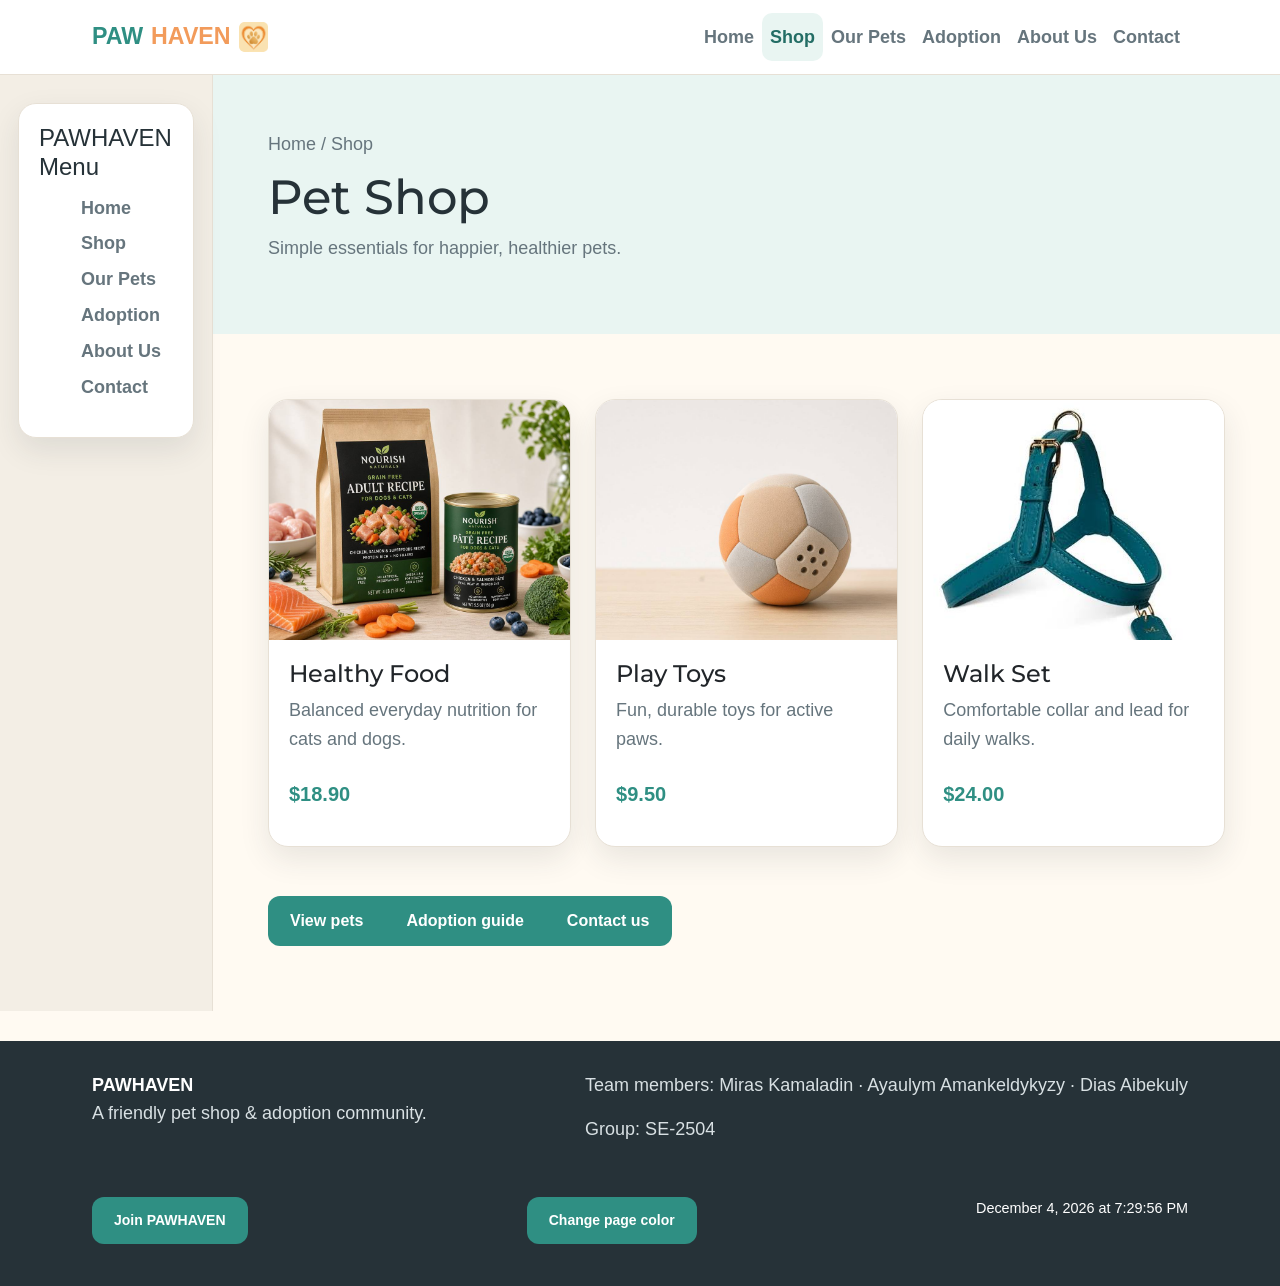
<file: shop.html>
<!DOCTYPE html>
<html lang="en">
<head>
    <!-- PAWHAVEN Team: Miras Kamaladin, Ayaulym Amankeldykyzy, Dias Aibekuly -->
    <meta charset="UTF-8">
    <meta name="viewport" content="width=device-width, initial-scale=1.0">
    <title>PAWHAVEN | Shop</title>
        <link href="https://cdn.jsdelivr.net/npm/bootstrap@5.3.3/dist/css/bootstrap.min.css" rel="stylesheet">
    <link rel="stylesheet" href="css/style.css">
    <link rel="preconnect" href="https://fonts.googleapis.com">
    <link rel="preconnect" href="https://fonts.gstatic.com" crossorigin>
    <link href="https://fonts.googleapis.com/css2?family=Poppins:wght@400;500;600;700&display=swap" rel="stylesheet">
    <link href="https://fonts.googleapis.com/css2?family=Montserrat:ital,wght@0,100..900;1,100..900&family=Poppins:ital,wght@0,100..900;1,100..900&display=swap" rel="stylesheet">
</head>

<body>

<div class="site-layout">

    <header class="site-header">
        <nav class="navbar navbar-expand-lg bg-white navbar-light">
            <div class="container">
                <a class="navbar-brand logo" href="index.html">
                    PAW<span>HAVEN</span>
                    <img class="logo-img img-fluid" src="images/logo.png" alt="PAWHAVEN logo" width="40" height="40">
                </a>
                <button class="navbar-toggler" type="button" data-bs-toggle="collapse" data-bs-target="#mainNavbar"
                        aria-controls="mainNavbar" aria-expanded="false" aria-label="Toggle navigation">
                    <span class="navbar-toggler-icon"></span>
                </button>
                <div class="collapse navbar-collapse" id="mainNavbar">
                    <ul class="navbar-nav ms-auto mb-2 mb-lg-0">
                        <li class="nav-item"><a class="nav-link " href="index.html">Home</a></li>
                        <li class="nav-item"><a class="nav-link active" href="shop.html">Shop</a></li>
                        <li class="nav-item"><a class="nav-link " href="pets.html">Our Pets</a></li>
                        <li class="nav-item"><a class="nav-link " href="adoption.html">Adoption</a></li>
                        <li class="nav-item"><a class="nav-link " href="about.html">About Us</a></li>
                        <li class="nav-item"><a class="nav-link " href="contact.html">Contact</a></li>
                    </ul>
                </div>
            </div>
        </nav>
    </header>

    <div class="row g-0">

    <aside class="sidebar col-12 col-lg-3 col-xl-2">
        <div class="sidebar-box">
            <h3>PAWHAVEN Menu</h3>

            <ul class="sidebar-links">
                <li><a href="index.html">Home</a></li>
                <li><a href="shop.html">Shop</a></li>
                <li><a href="pets.html">Our Pets</a></li>
                <li><a href="adoption.html">Adoption</a></li>
                <li><a href="about.html">About Us</a></li>
                <li><a href="contact.html">Contact</a></li>
            </ul>
        </div>
    </aside>

    <main class="col-12 col-lg-9 col-xl-10">

        <section class="page-hero">
            <div class="container">
                <p class="breadcrumb">Home / Shop</p>
                <h1 class="shop-title">Pet Shop</h1>
                <p class="section-intro">
                    Simple essentials for happier, healthier pets.
                </p>
            </div>
        </section>

        <section class="section">
            <div class="container">

                <div class="row g-4">

                    <article class="col-sm-12 col-md-6 col-lg-4"><div class="card h-100">
                        <img class="img-fluid shop-card-image" src="images/food.jpg" alt="Pet food illustration">

                        <div class="card-body">
                            <h3 class="section-title">Healthy Food</h3>
                            <p class="muted">
                                Balanced everyday nutrition for cats and dogs.
                            </p>
                            <p class="price">$18.90</p>
                        </div>
                    </div></article>

                    <article class="col-sm-12 col-md-6 col-lg-4"><div class="card h-100">
                        <img class="img-fluid shop-card-image" src="images/toy.jpg" alt="Pet toy illustration">

                        <div class="card-body">
                            <h3 class="section-title">Play Toys</h3>
                            <p class="muted">
                                Fun, durable toys for active paws.
                            </p>
                            <p class="price">$9.50</p>
                        </div>
                    </div></article>

                    <article class="col-sm-12 col-md-6 col-lg-4"><div class="card h-100">
                        <img class="img-fluid shop-card-image" src="images/collar.jpg" alt="Pet collar illustration">

                        <div class="card-body">
                            <h3 class="section-title">Walk Set</h3>
                            <p class="muted">
                                Comfortable collar and lead for daily walks.
                            </p>
                            <p class="price">$24.00</p>
                        </div>
                    </div></article>

                </div>

                <div class="btn-group mt-4" role="group" aria-label="Shop actions">
                    <a href="pets.html" class="btn btn-outline-primary">View pets</a>
                    <a href="adoption.html" class="btn btn-outline-primary">Adoption guide</a>
                    <a href="contact.html" class="btn btn-primary">Contact us</a>
                </div>

            </div>
        </section>

    </main>

    </div>

    <footer class="site-footer">
        <div class="container footer-grid">

            <div>
                <strong>PAWHAVEN</strong>
                <p>A friendly pet shop & adoption community.</p>
            </div>

            <div>
                <p>Team members: Miras Kamaladin · Ayaulym Amankeldykyzy · Dias Aibekuly</p>
                <p>Group: SE-2504</p>
            </div>

        </div>
        <div class="js-tools container">
          <div class="js-tool-row">
            <button class="btn btn-outline-light btn-sm" id="open-signup" type="button">Join PAWHAVEN</button>
            <button class="btn btn-outline-light btn-sm" id="change-bg" type="button">Change page color</button>
            <span class="live-clock" id="live-clock" aria-live="polite">Loading date and time…</span>
          </div>
        </div>
    </footer>

</div>

    <script src="https://cdn.jsdelivr.net/npm/bootstrap@5.3.3/dist/js/bootstrap.bundle.min.js"></script>

    <div class="signup-overlay" id="signup-overlay" aria-hidden="true">
      <section class="signup-modal" role="dialog" aria-modal="true" aria-labelledby="signup-title">
        <button class="modal-close" id="close-signup" type="button" aria-label="Close form">×</button>
        <h2 id="signup-title">Join the PAWHAVEN community</h2>
        <p>Create a demo account to receive pet-care updates.</p>
        <form id="signup-form" novalidate>
          <label for="signup-name">Your name</label><input class="form-control" id="signup-name" name="name" required minlength="2" placeholder="Your name">
          <label for="signup-email">Email</label><input class="form-control" id="signup-email" name="email" type="email" required placeholder="you@example.com">
          <label for="signup-password">Password</label><input class="form-control" id="signup-password" name="password" type="password" required minlength="8" placeholder="At least 8 characters">
          <label for="signup-confirm">Confirm password</label><input class="form-control" id="signup-confirm" name="confirm" type="password" required minlength="8" placeholder="Repeat password">
          <p class="form-feedback" id="signup-feedback" role="status"></p>
          <button class="btn btn-primary w-100 mt-2" type="submit">Create account</button>
        </form>
      </section>
    </div>

    <script src="js/main.js"></script>
</body>
</html>
</file>
<file: css/style.css>
* {
    box-sizing: border-box;
    margin: 0;
    padding: 0;
}

:root {
    --ink: #263238;
    --muted: #66757d;
    --cream: #fffaf2;
    --white: #fff;
    --teal: #2f8f83;
    --teal-dark: #236d65;
    --orange: #f29b5b;
    --yellow: #f6d98b;
    --line: #e7e0d5;
    --shadow: 0 12px 30px rgba(38, 50, 56, .10);
}

html {
    scroll-behavior: smooth;
}

body {
    font-family: Arial, Helvetica, sans-serif;
    color: var(--ink);
    background: var(--cream);
    line-height: 1.6;
}

a {
    color: inherit;
    text-decoration: none;
    transition: color .2s ease, background .2s ease, transform .2s ease;
}

a:hover {
    color: var(--teal);
}

img {
    width: 100%;
    height: 240px;
    object-fit: cover;
    display: block;
}

label {
    display: block;
    font-weight: 800;
    margin: 14px 0 6px;
}

input,
select,
textarea {
    width: 100%;
    padding: 12px 13px;
    border: 1px solid #cfd8dc;
    border-radius: 10px;
    font: inherit;
    background: #fff;
}

input:focus,
select:focus,
textarea:focus {
    outline: 3px solid #ccebe6;
    border-color: var(--teal);
}

textarea {
    min-height: 140px;
    resize: vertical;
}

table {
    width: 100%;
    border-collapse: collapse;
    background: #fff;
    border-radius: 16px;
    overflow: hidden;
    box-shadow: var(--shadow);
}

th,
td {
    text-align: left;
    padding: 15px;
    border-bottom: 1px solid var(--line);
}

th {
    background: var(--teal);
    color: #fff;
}

tr:hover td {
    background: #f8fbfa;
}

.site-layout {
    min-height: 100vh;
}

.site-header {
    grid-area: header;
}

.sidebar {
    grid-area: sidebar;
}

main {
    grid-area: main;
    min-width: 0;
}

.site-footer {
    grid-area: footer;
}

.container {
    width: min(1120px, 92%);
    margin: auto;
}

.site-header {
    background: var(--white);
    border-bottom: 1px solid var(--line);
    position: sticky;
    top: 0;
    z-index: 10;
}

.navbar {
    min-height: 74px;
    display: flex;
    align-items: center;
    justify-content: space-between;
    gap: 25px;
}

.logo {
    display: flex;
    align-items: center;
    gap: 8px;
    font-size: 1.45rem;
    font-weight: 800;
    color: var(--teal);
}

.logo-img {
    width: 30px;
    height: 30px;
    object-fit: contain;
    border-radius: 5px;
}

.logo span {
    color: var(--orange);
}

.nav-menu {
    display: flex;
    align-items: center;
    justify-content: flex-end;
    gap: 8px;
    list-style: none;
    flex-wrap: wrap;
}

.nav-menu a {
    display: block;
    padding: 10px 14px;
    border-radius: 10px;
    font-weight: 700;
    color: var(--muted);
}

.nav-menu a:hover,
.nav-menu a.active {
    background: #e9f5f2;
    color: var(--teal-dark);
}


.sidebar {
    padding: 28px 18px;
    background: #f3eee5;
    border-right: 1px solid var(--line);
}

.sidebar-box {
    position: sticky;
    top: 100px;
    padding: 20px;
    background: #fff;
    border: 1px solid var(--line);
    border-radius: 18px;
    box-shadow: var(--shadow);
}

.sidebar-box h3 {
    margin-bottom: 12px;
}

.sidebar-box p {
    color: var(--muted);
    font-size: .9rem;
    margin-bottom: 15px;
}

.sidebar-links {
    display: flex;
    flex-direction: column;
    gap: 7px;
    list-style: none;
}

.sidebar-links a {
    padding: 9px 10px;
    border-radius: 9px;
    font-weight: 700;
    color: var(--muted);
}

.sidebar-links a:hover {
    background: #e9f5f2;
    color: var(--teal-dark);
}

.hero {
    padding: 78px 0;
    background: linear-gradient(135deg, #e7f5f1, #fff5e9);
}

.hero-grid {
    display: grid;
    grid-template-columns: 1.05fr .95fr;
    align-items: center;
    gap: 55px;
}

.badge {
    display: inline-block;
    background: var(--yellow);
    padding: 6px 12px;
    border-radius: 999px;
    font-size: .85rem;
    font-weight: 800;
}

.hero-img {
    height: 430px;
    border-radius: 30px;
    box-shadow: var(--shadow);
}

.btn {
    display: inline-block;
    margin-top: 25px;
    padding: 13px 22px;
    border-radius: 12px;
    background: var(--teal);
    color: #fff;
    font-weight: 800;
    border: 0;
    cursor: pointer;
}

.btn:hover {
    background: var(--teal-dark);
    color: #fff;
    transform: translateY(-2px);
}

.btn.alt {
    background: var(--orange);
    margin-left: 8px;
}

.section {
    padding: 65px 0;
}

.section-head {
    display: flex;
    align-items: flex-end;
    justify-content: space-between;
    gap: 20px;
    margin-bottom: 28px;
}

.section-intro {
    color: var(--muted);
    max-width: 680px;
}

.grid-3 {
    display: grid;
    grid-template-columns: repeat(3, 1fr);
    gap: 22px;
}

.grid-2 {
    display: grid;
    grid-template-columns: repeat(2, 1fr);
    gap: 25px;
}

.card-row {
    display: flex;
    align-items: stretch;
    gap: 22px;
}

.shop-card-image {
    width: 100%;
    height: 240px !important;
    object-fit: cover;
}

.card {
    flex: 1 1 0;
    min-width: 0;
}

.card {
    background: var(--white);
    border: 1px solid var(--line);
    border-radius: 20px;
    overflow: hidden;
    box-shadow: var(--shadow);
    display: flex;
    flex-direction: column;
    transition: transform .2s ease, box-shadow .2s ease;
}

.card:hover {
    transform: translateY(-7px);
    box-shadow: 0 18px 35px rgba(38, 50, 56, .16);
}

.card-body {
    padding: 20px;
    flex: 1;
    display: flex;
    flex-direction: column;
}

.card-body .btn {
    margin-top: 20px;
    align-self: flex-start;
    padding-top: 13px;
}

.muted {
    color: var(--muted);
}

.price {
    font-size: 1.25rem;
    font-weight: 900;
    color: var(--teal);
    margin-top: 8px;
}

.pill-list {
    display: flex;
    flex-wrap: wrap;
    gap: 8px;
    margin-top: 14px;
    margin-bottom: 5px;
}

.pill {
    background: #edf7f5;
    color: var(--teal-dark);
    padding: 6px 10px;
    border-radius: 999px;
    font-size: .82rem;
    font-weight: 700;
}

.icon-card {
    padding: 25px;
    background: #fff;
    border: 1px solid var(--line);
    border-radius: 18px;
}

.icon {
    font-size: 2rem;
}

.page-hero {
    padding: 55px 0;
    background: #e9f5f2;
}

.breadcrumb {
    color: var(--muted);
    margin-bottom: 10px;
}

.page-hero h1 {
    font-size: 3rem;
}

.profile-img {
    width: 120px;
    height: 120px;
    border-radius: 50%;
    object-fit: cover;
    margin-bottom: 15px;
    border: 5px solid #e9f5f2;
}

.callout {
    padding: 25px;
    border-radius: 18px;
    background: #fff3df;
    border-left: 5px solid var(--orange);
}

.site-footer {
    margin-top: 30px;
    background: var(--ink);
    color: #fff;
    padding: 30px 0;
}

.footer-grid {
    display: flex;
    justify-content: space-between;
    gap: 20px;
    flex-wrap: wrap;
}

#contact-form {
    background: #fff;
    padding: 28px;
    border: 1px solid var(--line);
    border-radius: 20px;
    box-shadow: var(--shadow);
}

.nav-menu + * {
    margin-left: 0;
}

#contact-form .btn {
    width: 100%;
    margin-left: 0;
}

.site-footer p {
    color: #d8e0e3;
}

.hero h1 {
    font-size: clamp(2.5rem, 6vw, 4.6rem);
    line-height: 1.05;
    margin: 15px 0;
}

.hero p {
    font-size: 1.08rem;
    color: var(--muted);
    max-width: 600px;
}

.section h2 {
    font-size: 2rem;
    line-height: 1.2;
}

.card h3 {
    margin-bottom: 7px;
}

.hero-title {
    font-family: "Poppins", Arial, sans-serif;
}

.shop-title,
.section-title {
    font-family: "Montserrat", Arial, sans-serif;
}

.care-schedule {
    margin-top: 40px;
}

.contact-hours {
    margin-top: 25px;
}

.gallery {
    display: grid;
    grid-template-columns: repeat(3, 1fr);
    grid-auto-rows: 220px;
    gap: 16px;
}

.gallery-item {
    position: relative;
    overflow: hidden;
    border-radius: 18px;
    background: #d9d9d9;
    box-shadow: var(--shadow);
}

.gallery-item img {
    width: 100%;
    height: 100%;
    object-fit: cover;
    transition: transform .3s ease;
}

.gallery-caption {
    position: absolute;
    inset: auto 0 0;
    padding: 14px;
    color: #fff;
    background: linear-gradient(transparent, rgba(0, 0, 0, .75));
    transform: translateY(100%);
    transition: transform .25s ease;
}

.gallery-item:hover img {
    transform: scale(1.06);
}

.gallery-item:hover .gallery-caption {
    transform: translateY(0);
}

.gallery-note {
    margin-top: 15px;
    color: var(--muted);
    font-size: .9rem;
}

@media (max-width: 1000px) {

    .site-layout {
        grid-template-columns: 1fr;
        grid-template-rows: auto auto 1fr auto;
        grid-template-areas:
            "header"
            "sidebar"
            "main"
            "footer";
    }

    .sidebar {
        padding: 16px 4%;
        border-right: 0;
        border-bottom: 1px solid var(--line);
    }

    .sidebar-box {
        position: static;
    }

    .sidebar-links {
        flex-direction: row;
        flex-wrap: wrap;
    }

    .card-row {
        flex-wrap: wrap;
    }

    .card-row > .card {
        flex: 1 1 calc(50% - 11px);
    }
}

@media (max-width: 800px) {

    .hero-grid,
    .grid-3,
    .grid-2 {
        grid-template-columns: 1fr;
    }

    .hero {
        padding: 50px 0;
    }

    .hero-img {
        height: 300px;
    }

    .nav-menu {
        justify-content: flex-end;
    }

    .page-hero h1 {
        font-size: 2.3rem;
    }

    .gallery {
        grid-template-columns: repeat(2, 1fr);
        grid-auto-rows: 190px;
    }
}

@media (max-width: 560px) {

    .navbar {
        align-items: flex-start;
        flex-direction: column;
        padding: 15px 0;
    }

    .nav-menu {
        justify-content: flex-start;
    }

    .card-row > .card {
        flex-basis: 100%;
    }

    .gallery {
        grid-template-columns: 1fr;
    }

    .btn.alt {
        margin-left: 0;
    }
}

/* Assignment 3 responsive and Bootstrap support */
.carousel-img {
    height: 420px;
    object-fit: cover;
}

.navbar .nav-link {
    padding: 10px 14px;
    border-radius: 10px;
    font-weight: 700;
    color: var(--muted);
}

.navbar .nav-link:hover,
.navbar .nav-link.active {
    background: #e9f5f2;
    color: var(--teal-dark);
}

.form-card {
    background: #fff;
    padding: 28px;
    border: 1px solid var(--line);
    border-radius: 20px;
    box-shadow: var(--shadow);
}

.form-card label {
    margin-top: 14px;
}

@media (min-width: 1200px) {
    .hero h1 {
        font-size: 4.6rem;
    }

    .hero p {
        font-size: 1.15rem;
    }
}

@media (min-width: 768px) and (max-width: 1199px) {
    .hero h1 {
        font-size: 3.4rem;
    }

    .hero p {
        font-size: 1rem;
    }

    .page-hero h1 {
        font-size: 2.8rem;
    }

    .carousel-img {
        height: 350px;
    }
}

@media (max-width: 767px) {
    .hero h1 {
        font-size: 2.5rem;
    }

    .hero p,
    .section-intro {
        font-size: .95rem;
    }

    .page-hero h1 {
        font-size: 2.2rem;
    }

    .carousel-img {
        height: 260px;
    }
}

@media (max-width: 575px) {
    .hero h1 {
        font-size: 2rem;
    }

    .hero p {
        font-size: .9rem;
    }

    .carousel-img {
        height: 220px;
    }
}


.responsive-card-group {
    display: flex;
    gap: 22px;
}

.responsive-card {
    flex: 1 1 0;
    min-width: 0;
    padding: 25px;
    background: #fff;
    border: 1px solid var(--line);
    border-radius: 18px;
    box-shadow: var(--shadow);
}

@media (max-width: 1000px) {
    .responsive-card-group {
        flex-wrap: wrap;
    }

    .responsive-card {
        flex: 1 1 calc(50% - 11px);
    }
}

@media (max-width: 560px) {
    .responsive-card {
        flex-basis: 100%;
    }
}
h1 {
    font-size: 2.5rem;
}

h2 {
    font-size: 2rem;
}

h3 {
    font-size: 1.5rem;
}

p, body {
    font-size: 1.125rem;
}

@media (max-width: 992px) {
    h1 {
        font-size: 2.1rem;
    }
    h2 {
        font-size: 1.75rem;
    }
    h3 {
        font-size: 1.35rem;
    }
    p, body {
        font-size: 1rem;
    }
}

@media (max-width: 576px) {
    h1 {
        font-size: 1.75rem;
    }
    h2 {
        font-size: 1.4rem;
    }
    h3 {
        font-size: 1.2rem;
    }
    p, body {
        font-size: 0.9rem;
    }
}

.pure-css-section {
    padding: 40px 20px;
    max-width: 1200px;
    margin: 0 auto;
}

.pure-card-container {
    display: flex;
    flex-wrap: wrap;
    gap: 20px;
    justify-content: center;
}

.pure-card {
    background-color: #ffffff;
    border: 1px solid #e0e0e0;
    border-radius: 8px;
    overflow: hidden;
    box-shadow: 0 4px 6px rgba(0, 0, 0, 0.1);
    box-sizing: border-box;
}

.pure-card img {
    width: 100%;
    height: 200px;
    object-fit: cover;
}

.pure-card-body {
    padding: 15px;
}

@media (min-width: 993px) {
    .pure-card {
        flex: 0 0 calc(33.333% - 20px);
        max-width: calc(33.333% - 20px);
    }
}

@media (min-width: 577px) and (max-width: 992px) {
    .pure-card {
        flex: 0 0 calc(50% - 20px);
        max-width: calc(50% - 20px);
    }
}

@media (max-width: 576px) {
    .pure-card {
        flex: 0 0 100%;
        max-width: 100%;
    }
}

/* Assignment 4: JavaScript interaction styles */
.js-tools { padding-top: 12px; padding-bottom: 12px; }
.js-tool-row { display:flex; flex-wrap:wrap; align-items:center; justify-content:space-between; gap:10px; }
.live-clock { color: #fff; font-size: .9rem; }
.faq-list { max-width: 900px; margin: 0 auto; }
.faq-item { border: 1px solid #e5e7eb; border-radius: 12px; margin: 12px 0; overflow:hidden; background:#fff; }
.faq-question { width:100%; display:flex; justify-content:space-between; align-items:center; gap:20px; padding:18px 20px; border:0; background:#fff; text-align:left; font-weight:600; color:#243b36; cursor:pointer; }
.faq-question:hover, .faq-question.is-open { background:#f0f8f6; }
.faq-answer { max-height:0; overflow:hidden; transition:max-height .3s ease; }
.faq-answer p { margin:0; padding:0 20px 18px; color:#555; }
.signup-overlay { position:fixed; inset:0; z-index:2000; display:none; align-items:center; justify-content:center; padding:20px; background:rgba(15,25,23,.65); }
.signup-overlay.is-visible { display:flex; }
.signup-modal { width:min(100%, 480px); max-height:90vh; overflow:auto; position:relative; padding:28px; border-radius:18px; background:#fff; box-shadow:0 20px 60px rgba(0,0,0,.25); }
.signup-modal h2 { padding-right:25px; font-size:1.5rem; }
.signup-modal label { display:block; margin-top:12px; margin-bottom:5px; font-weight:600; }
.modal-close { position:absolute; right:16px; top:10px; border:0; background:transparent; font-size:2rem; line-height:1; cursor:pointer; }
.form-feedback { margin:10px 0 0; color:#b42318; font-size:.92rem; }
@media(max-width:576px) { .js-tool-row { align-items:flex-start; flex-direction:column; } .signup-modal { padding:22px; } }
</file>
